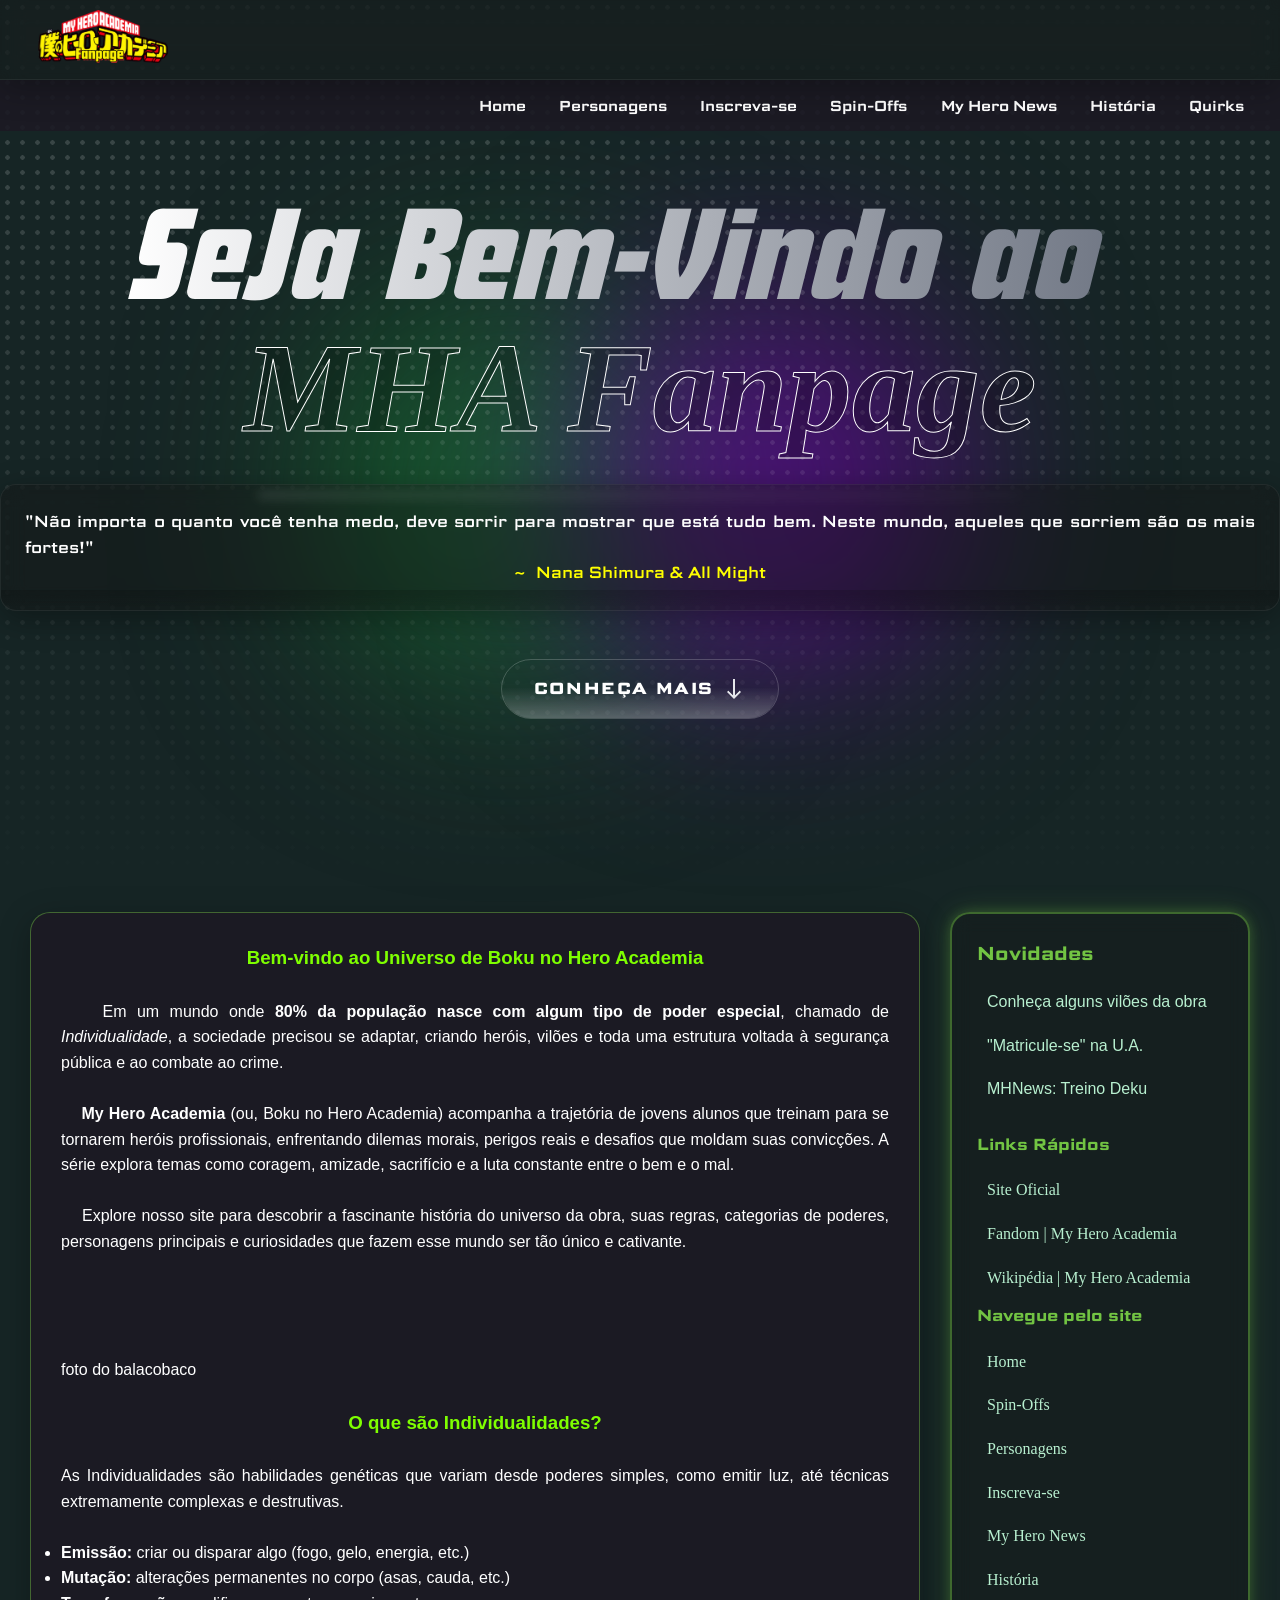
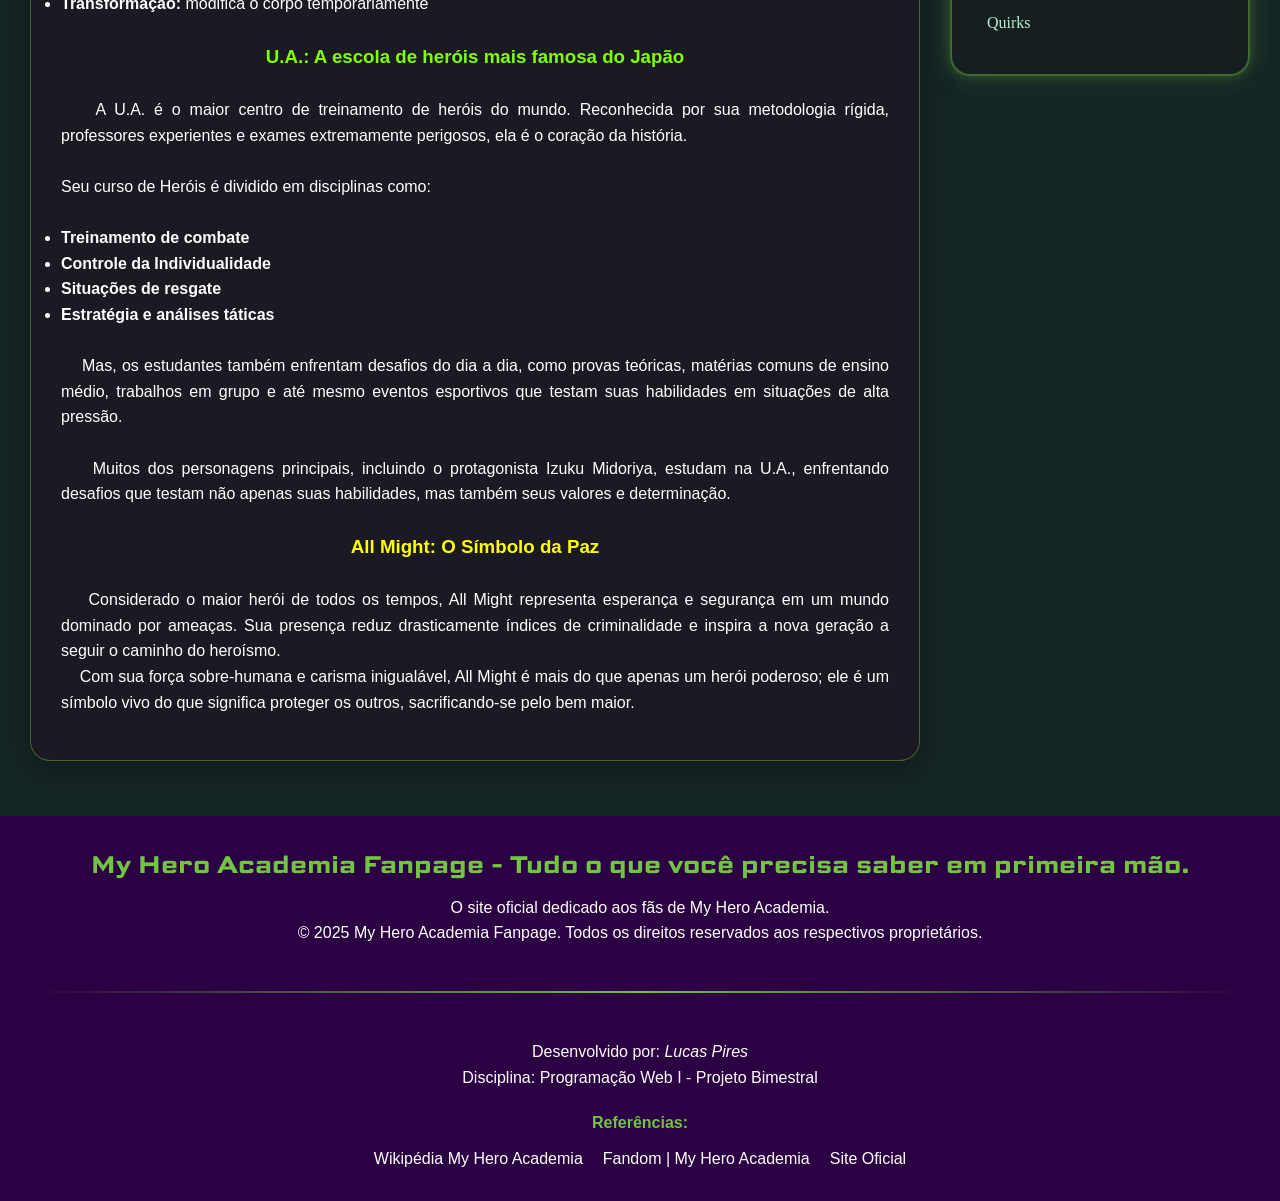
<file: index.html>
<!DOCTYPE html>
<html lang="pt-br">

<head>
    <meta charset="UTF-8">
    <meta name="viewport" content="width=device-width, initial-scale=1.0">
    <meta name="author" content="Lucas Pires">
    <meta name="description"
        content="Fanpage dedicada a My Hero Academia (Boku no Hero Academia), explorando personagens, história, quirks e muito mais!">
    <meta name="keywords"
        content="My Hero Academia, Boku no Hero Academia, MHA, MHA Fanpage, My Hero Academia Fanpage, Deku, Bakugou, Personagens, História, Quirks, U.A., Herois, Vilões, Anime, Mangá, Fanpage">
    <meta name="robots" content="index, follow">

    <title> Boku no Hero Fanpage | Home </title>
    <link rel="stylesheet" href="style.css">
    <link rel="shortcut icon" href="imagens/ico/ua.ico" type="image/x-icon">
    <audio id="bgm" preload="none"> <!-- BGM -->
    <source src="som/tema-01.mp3" type="audio/mpeg">
    </audio>
</head>

<body>

    <div class="container-header-nav">
        <header class="header-opacidade">
            <a href="index.html">
                <img src="imagens/logo.png" alt="Logo de Boku No Hero Academia" class="logo">
            </a>
        </header>

        <nav class="navbar">
            <ul class="nav-list">
                <li><a href="index.html" class="nav-link" title="Acesse a página inicial.">Home</a></li>
                <li><a href="paginas/personagens/personagens.html" class="nav-link"
                        title="Conheça os personagens de Boku No Hero Academia.">Personagens</a></li>
                <li><a href="paginas/inscricao/inscricao.html" class="nav-link"
                        title="Inscreva-se no Fan Clube de Boku No Hero Academia e realize sua matrícula na U.A.">Inscreva-se</a></li>
                <li><a href="paginas/spin-offs/spin-offs.html" class="nav-link"
                        title="Descubra todos os Spin-Offs de Boku No Hero Academia.">Spin-Offs</a></li>
                <li><a href="paginas/mhn/my-hero-news.html" class="nav-link" title="Página noticiária que se passa no universo da obra.">My Hero News</a></li>
                <li><a href="paginas/historia/historia.html" class="nav-link" title="Descubra a história de Boku No Hero Academia.">História</a></li>
                <li><a href="paginas/quirks/quirks.html" class="nav-link" title="Conheça os Quirks, os poderes especiais de Boku No Hero Academia.">Quirks</a></li>
            </ul>
        </nav>
    </div>

    <!-- div para efeito -->
    <div id="bgdiv"></div>

    <!-- Elementos de fundo -->
    <article id="home" class="secao-heroi">
        <div class="sobreposicao-halftone"></div>
        <div class="sombra sombra-verde"></div>
        <div class="sombra sombra-roxa"></div>

        <div class="container text-center z-relativo">
            <h1 class="hero-title">
                <span class="gradient-text">SeJa Bem-Vindo ao &nbsp;</span>
                <span class="text-outline">MHA Fanpage</span>
            </h1>

            <div class="quote-box">
                <div class="painel-vidro quote-card">
                    <p style="text-align: justify;">
                        "Não importa o quanto você tenha medo, deve sorrir para mostrar que está tudo bem. Neste mundo,
                        aqueles que sorriem são os mais fortes!"
                    </p>
                    <p style="text-align: center; color: yellow;">
                        ~ &nbsp;Nana Shimura & All Might
                    </p>
                </div>
            </div>

            <div class="botao-container">
                <a href="#anexo" class="btn-primario">
                    <span class="btn-bg"></span>
                    <span class="btn-text">Conheça mais </span>
                    <img src="imagens/arrow.png" class="fas fa-arrow-down icon-arrow">
                </a>
            </div>
        </div>
    </article>

    <br><br><br><br><br><br>

    <div class="container-sidebar-article" id="anexo" style="margin-bottom: 55px;">
        <article class="article-content">
            <section class="intro-section">
                <h1 style="text-align: center; color: chartreuse;">Bem-vindo ao Universo de Boku no Hero Academia</h1>
                <br>
                <p>
                    &nbsp;&nbsp;&nbsp;&nbsp;Em um mundo onde <strong>80% da população nasce com algum tipo de poder
                        especial</strong>,
                    chamado de <em>Individualidade</em>, a sociedade precisou se adaptar, criando heróis,
                    vilões e toda uma estrutura voltada à segurança pública e ao combate ao crime.
                </p>
                <br>
                <p>
                    &nbsp;&nbsp;&nbsp;&nbsp;<strong>My Hero Academia</strong> (ou, Boku no Hero Academia) acompanha a
                    trajetória de jovens alunos que treinam
                    para se tornarem heróis profissionais, enfrentando dilemas morais, perigos reais e
                    desafios que moldam suas convicções. A série explora temas como coragem, amizade, sacrifício e a
                    luta constante entre o bem e o mal.
                </p>
                <br>
                <p>
                    &nbsp;&nbsp;&nbsp;&nbsp;Explore nosso site para descobrir a fascinante história do universo da obra,
                    suas regras,
                    categorias de poderes, personagens principais e curiosidades que fazem esse mundo ser
                    tão único e cativante.
                </p>

                <br><br><br><br>

                foto do balacobaco

                <h1 style="color: chartreuse; margin-top: 25px; text-align: center;">O que são Individualidades?</h1>
                <br>

                <p>
                    As Individualidades são habilidades genéticas que variam desde poderes simples,
                    como emitir luz, até técnicas extremamente complexas e destrutivas.
                </p>
                <br>

                <ul>
                    <li><strong>Emissão:</strong> criar ou disparar algo (fogo, gelo, energia, etc.)</li>
                    <li><strong>Mutação:</strong> alterações permanentes no corpo (asas, cauda, etc.)</li>
                    <li><strong>Transformação:</strong> modifica o corpo temporariamente</li>
                </ul>

                <h1 style="color: chartreuse; margin-top:25px; text-align: center;">U.A.: A escola de heróis mais famosa
                    do Japão</h1>
                <br>

                <p>
                    &nbsp;&nbsp;&nbsp;&nbsp;A U.A. é o maior centro de treinamento de heróis do mundo. Reconhecida por
                    sua
                    metodologia rígida, professores experientes e exames extremamente perigosos,
                    ela é o coração da história.
                </p>
                <br>

                <p>
                    Seu curso de Heróis é dividido em disciplinas como:
                </p>
                <br>

                <ul>
                    <li><b>Treinamento de combate</b></li>
                    <li><b>Controle da Individualidade</b></li>
                    <li><b>Situações de resgate</b></li>
                    <li><b>Estratégia e análises táticas</b></li>
                </ul>
                <br>

                <p>
                    &nbsp;&nbsp;&nbsp;&nbsp;Mas, os estudantes também enfrentam desafios do dia a dia, como provas
                    teóricas, matérias comuns de ensino médio,
                    trabalhos em grupo e até mesmo eventos esportivos que testam suas habilidades em situações de alta
                    pressão.
                </p>
                <br>

                <p>
                    &nbsp;&nbsp;&nbsp;&nbsp;Muitos dos personagens principais, incluindo o protagonista Izuku Midoriya,
                    estudam na U.A., enfrentando desafios que testam não apenas suas habilidades,
                    mas também seus valores e determinação.
                </p>

                <h1 style="color: yellow; text-align: center; margin-top: 25px;">All Might: O Símbolo da Paz</h1>
                <br>

                <p>
                    &nbsp;&nbsp;&nbsp;&nbsp;Considerado o maior herói de todos os tempos, All Might representa esperança
                    e segurança em um mundo dominado por ameaças. Sua presença reduz drasticamente
                    índices de criminalidade e inspira a nova geração a seguir o caminho do heroísmo.
                </p>

                <p style="margin-bottom: 15px;">
                    &nbsp;&nbsp;&nbsp;&nbsp;Com sua força sobre-humana e carisma inigualável, All Might é mais do que
                    apenas um herói poderoso; ele é um símbolo vivo do que significa proteger os outros,
                    sacrificando-se pelo bem maior.
                </p>
            </section>
        </article>

        <aside class="sidebar">
            <div class="sidebar-content energia-vidro">
                <h3>Novidades</h3>
                <ul class="sidebar-list">
                    <li><a href="paginas/personagens/personagens.html#viloes" class="sidebar-link">Conheça alguns vilões da obra</a></li>
                    <li><a href="paginas/inscricao/inscricao.html#inscricao-ua" class="sidebar-link">"Matricule-se" na U.A.</a></li>
                    <li><a href="paginas/mhn/my-hero-news.html#deku-destaque" class="sidebar-link">MHNews: Treino Deku</a></li>
                </ul>

                <div class="links-rapidos">
                    <h4>Links Rápidos</h4>
                    <ul>
                        <li><a href="https://heroaca.com/" target="_blank" class="sidebar-link">Site Oficial</a></li>
                        <li><a href="https://myheroacademia.fandom.com/wiki/My_Hero_Academia_Wiki" target="_blank"
                                class="sidebar-link">Fandom | My Hero Academia</a></li>
                        <li><a href="https://pt.wikipedia.org/wiki/My_Hero_Academia" target="_blank"
                                class="sidebar-link">Wikipédia | My Hero Academia</a></li>
                    </ul>
                </div>

                <div class="links-rapidos">
                    <h4>Navegue pelo site</h4>
                    <ul>
                        <li><a href="index.html" class="sidebar-link">Home</a></li>
                        <li><a href="paginas/spin-offs/spin-offs.html" class="sidebar-link">Spin-Offs</a></li>
                        <li><a href="paginas/personagens/personagens.html" class="sidebar-link">Personagens</a></li>
                        <li><a href="paginas/inscricao/inscricao.html" class="sidebar-link">Inscreva-se</a></li>
                        <li><a href="paginas/mhn/my-hero-news.html" class="sidebar-link">My Hero News</a></li>
                        <li><a href="paginas/historia/historia.html" class="sidebar-link">História</a></li>
                        <li><a href="paginas/quirks/quirks.html" class="sidebar-link">Quirks</a></li>
                    </ul>
                </div>
            </div>
        </aside>
    </div>

    <footer>
        <div class="footer-content">
            <div class="footer-info">
                <h2>My Hero Academia Fanpage - Tudo o que você precisa saber em primeira mão.</h2>
                <p>O site oficial dedicado aos fãs de My Hero Academia.</p>
                <p>&copy; 2025 My Hero Academia Fanpage. Todos os direitos reservados aos respectivos proprietários.</p>
                <br>
                <hr>
                <br>
                <p>Desenvolvido por: <i>Lucas Pires</i> </p>
                <p>Disciplina: Programação Web I - Projeto Bimestral</p>

                <div class="footer-links">
                    <h4>Referências:</h4>
                    <ul>
                        <li><a href="https://pt.wikipedia.org/wiki/My_Hero_Academia" target="_blank">Wikipédia My Hero
                                Academia</a></li>
                        <li><a href="https://myheroacademia.fandom.com/wiki/My_Hero_Academia_Wiki"
                                target="_blank">Fandom | My Hero Academia </a></li>
                        <li><a href="https://heroaca.com/" target="_blank">Site Oficial</a></li>
                    </ul>
                </div>
            </div>
        </div>
    </footer>

    <script src="audio.js"></script> <!-- Script para BGM -->
</body>

</html>
</file>
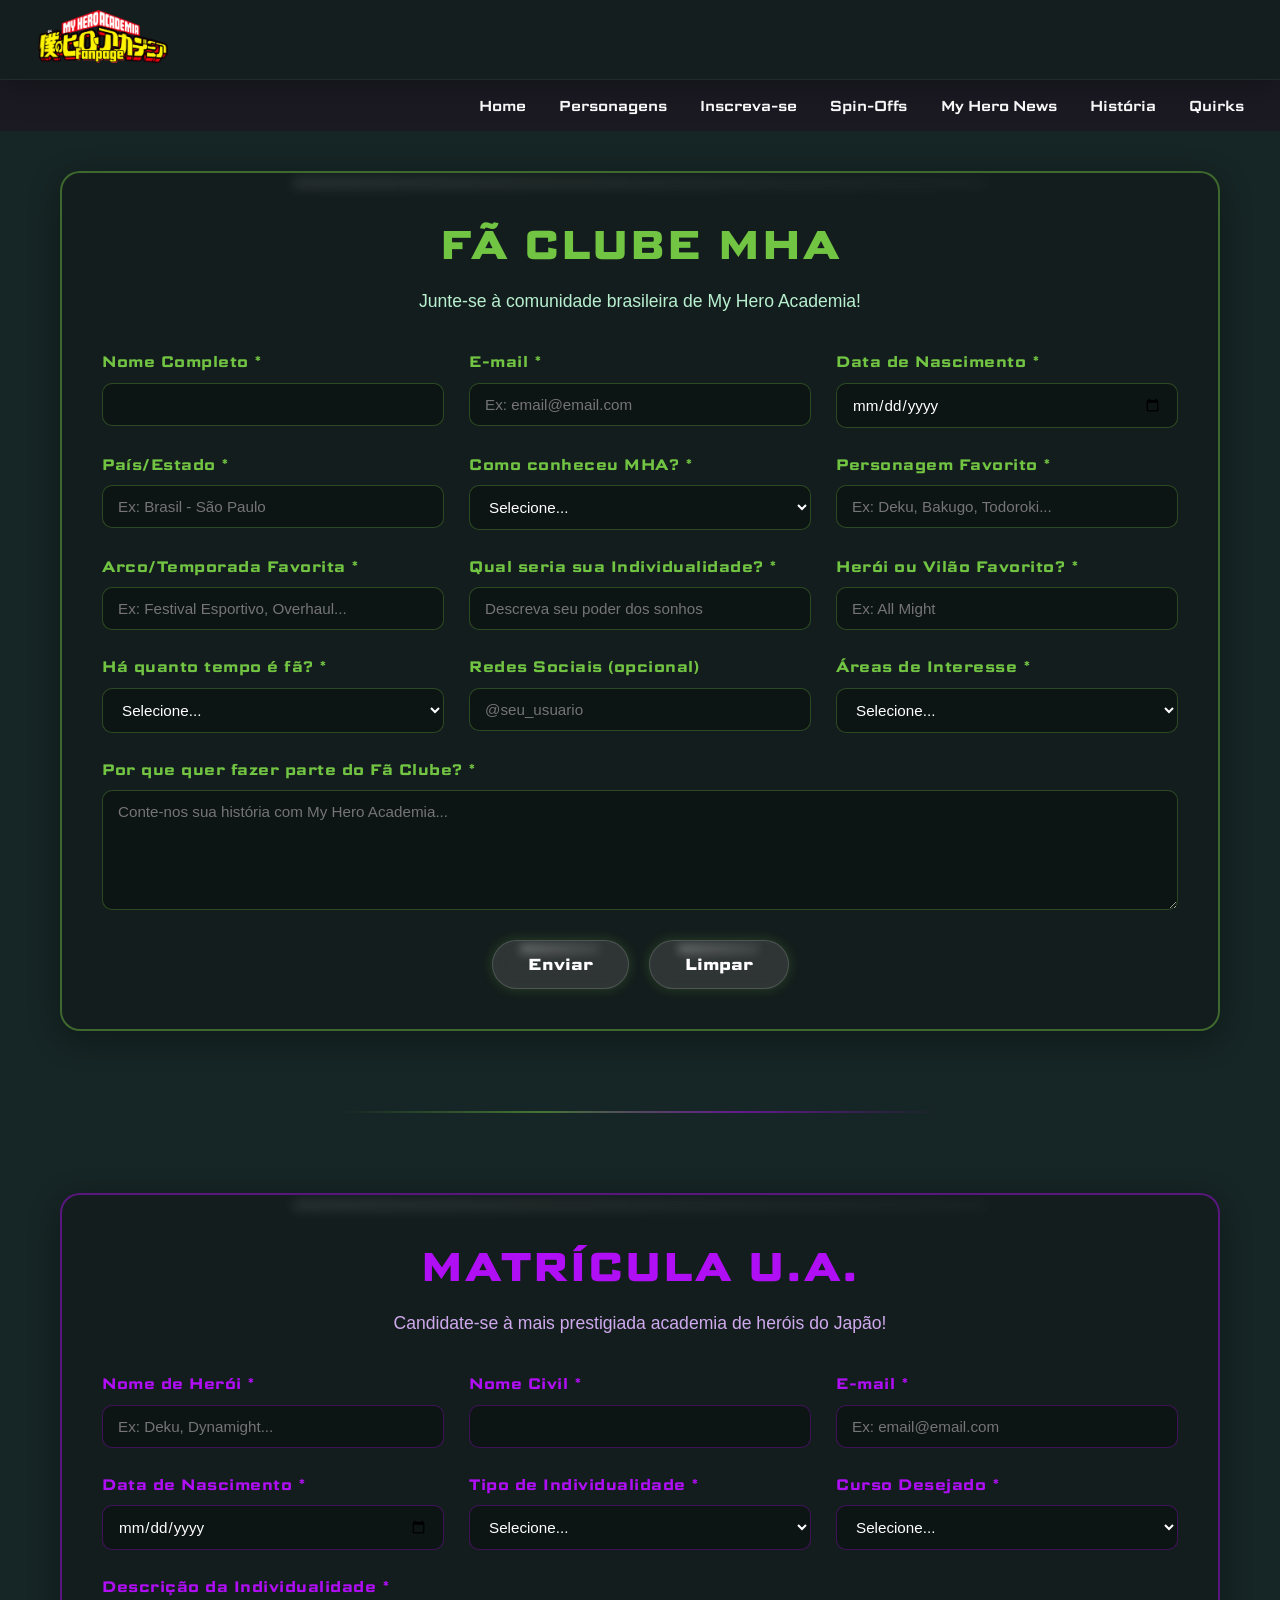
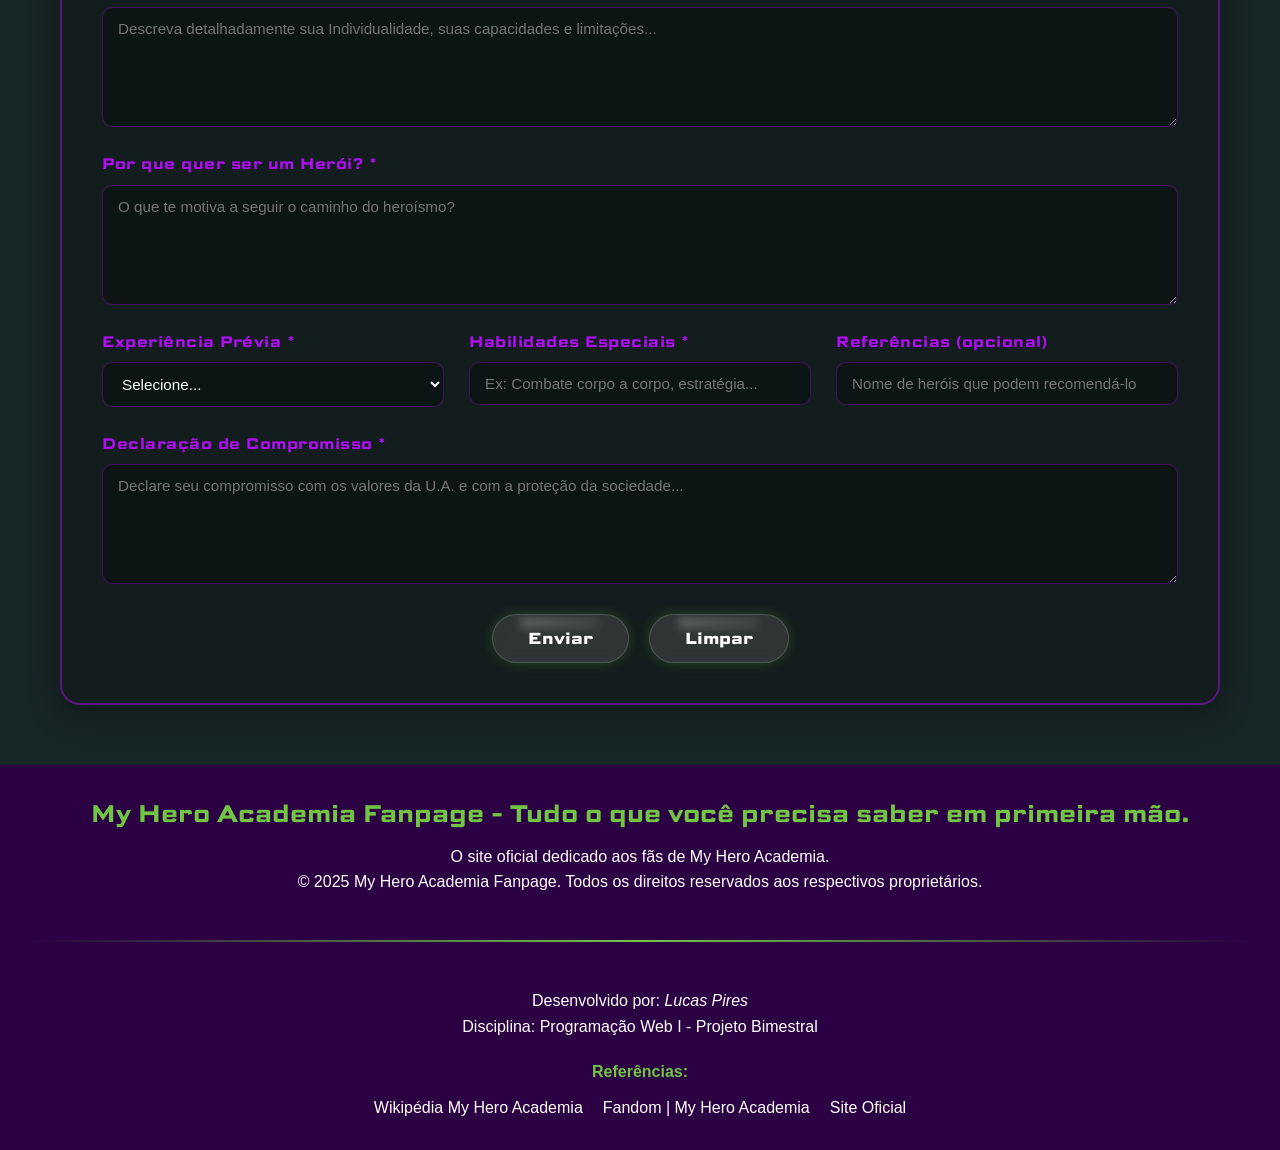
<file: paginas/inscricao/inscricao.html>
<!DOCTYPE html>
<html lang="pt-br">
<head>
    <meta charset="UTF-8">
    <meta name="viewport" content="width=device-width, initial-scale=1.0">
    <meta name="author" content="Lucas Pires">

    <title> Boku no Hero Fanpage | Fanclub Inscrição </title>
    <link rel="stylesheet" href="../../style.css">
    <link rel="stylesheet" href="../../css/inscricao.css">
    <link rel="shortcut icon" href="../../imagens/ico/ua.ico" type="image/x-icon">
</head>

<body>
    <div class="container-header-nav">
        <header class="header-opacidade">
            <a href="../../index.html">
                <img src="../../imagens/logo.png" alt="Logo de Boku No Hero Academia" class="logo">
            </a>
        </header>

        <nav class="navbar">
            <ul class="nav-list">
                <li><a href="../../index.html" class="nav-link" title="Acesse a página inicial.">Home</a></li>
                <li><a href="../personagens/personagens.html" class="nav-link" title="Conheça os personagens de Boku No Hero Academia.">Personagens</a></li>
                <li><a href="inscricao.html" class="nav-link" title="Inscreva-se no Fan Clube de Boku No Hero Academia e realize sua matrícula na U.A.">Inscreva-se</a></li>
                <li><a href="../spin-offs/spin-offs.html" class="nav-link" title="Descubra todos os Spin-Offs de Boku No Hero Academia.">Spin-Offs</a></li>
                <li><a href="../mhn/my-hero-news.html" class="nav-link" title="Página noticiária que se passa no universo da obra.">My Hero News</a></li>
                <li><a href="../historia/historia.html" class="nav-link" title="Descubra a história de Boku No Hero Academia.">História</a></li>
                <li><a href="../quirks/quirks.html" class="nav-link" title="Conheça os Quirks, os poderes especiais de Boku No Hero Academia.">Quirks</a></li>
            </ul>
        </nav>
    </div>

 <div class="forms-container">
        <!-- FORMULÁRIO FÃ CLUBE -->
        <form class="form-card" action="mailto:lucas.felipe.pires1ds@gmail.com" method="post">
            <input type="hidden" name="_subject" value="Nova Inscrição - Fã Clube MHA">
            <input type="hidden" name="_captcha" value="false">
            <input type="hidden" name="_template" value="table">
            
            <h2 class="form-title">Fã Clube MHA</h2>
            <p class="form-subtitle">Junte-se à comunidade brasileira de My Hero Academia!</p>

            <div class="form-grid">
                <div class="form-group">
                    <label class="form-label" for="fc-nome">Nome Completo *</label>
                    <input type="text" id="fc-nome" name="Nome Completo" class="form-input" required>
                </div>

                <div class="form-group">
                    <label class="form-label" for="fc-email">E-mail *</label>
                    <input type="email" id="fc-email" name="Email" class="form-input" placeholder="Ex: email@email.com" required>
                </div>

                <div class="form-group">
                    <label class="form-label" for="fc-nascimento">Data de Nascimento *</label>
                    <input type="date" id="fc-nascimento" name="Data de Nascimento" class="form-input" required>
                </div>

                <div class="form-group">
                    <label class="form-label" for="fc-pais">País/Estado *</label>
                    <input type="text" id="fc-pais" name="País/Estado" class="form-input" placeholder="Ex: Brasil - São Paulo" required>
                </div>

                <div class="form-group">
                    <label class="form-label" for="fc-conheceu">Como conheceu MHA? *</label>
                    <select id="fc-conheceu" name="Como Conheceu MHA" class="form-select" required>
                        <option value="">Selecione...</option>
                        <option value="Anime">Anime</option>
                        <option value="Mangá">Mangá</option>
                        <option value="Amigos">Indicação de Amigos</option>
                        <option value="Redes Sociais">Redes Sociais</option>
                        <option value="Outro">Outro</option>
                    </select>
                </div>

                <div class="form-group">
                    <label class="form-label" for="fc-personagem">Personagem Favorito *</label>
                    <input type="text" id="fc-personagem" name="Personagem Favorito" class="form-input" placeholder="Ex: Deku, Bakugo, Todoroki..." required>
                </div>

                <div class="form-group">
                    <label class="form-label" for="fc-arco">Arco/Temporada Favorita *</label>
                    <input type="text" id="fc-arco" name="Arco Favorito" class="form-input" placeholder="Ex: Festival Esportivo, Overhaul..." required>
                </div>

                <div class="form-group">
                    <label class="form-label" for="fc-individualidade">Qual seria sua Individualidade? *</label>
                    <input type="text" id="fc-individualidade" name="Sua Individualidade" class="form-input" placeholder="Descreva seu poder dos sonhos" required>
                </div>

                <div class="form-group">
                    <label class="form-label" for="fc-heroi-vilao">Herói ou Vilão Favorito? *</label>
                    <input type="text" id="fc-heroi-vilao" name="Herói ou Vilão Favorito" class="form-input" placeholder="Ex: All Might" required>
                </div>

                <div class="form-group">
                    <label class="form-label" for="fc-tempo">Há quanto tempo é fã? *</label>
                    <select id="fc-tempo" name="Tempo como Fã" class="form-select" required>
                        <option value="">Selecione...</option>
                        <option value="Menos de 1 ano">Menos de 1 ano</option>
                        <option value="1-2 anos">1-2 anos</option>
                        <option value="3-5 anos">3-5 anos</option>
                        <option value="Mais de 5 anos">Mais de 5 anos</option>
                        <option value="Desde o início">Desde o início</option>
                    </select>
                </div>

                <div class="form-group">
                    <label class="form-label" for="fc-redes">Redes Sociais (opcional)</label>
                    <input type="text" id="fc-redes" name="Redes Sociais" class="form-input" placeholder="@seu_usuario">
                </div>

                <div class="form-group">
                    <label class="form-label" for="fc-interesse">Áreas de Interesse *</label>
                    <select id="fc-interesse" name="Áreas de Interesse" class="form-select" required>
                        <option value="">Selecione...</option>
                        <option value="Discussões sobre episódios">Discussões sobre episódios</option>
                        <option value="Fan arts e criações">Fan arts e criações</option>
                        <option value="Cosplay">Cosplay</option>
                        <option value="Teorias e análises">Teorias e análises</option>
                        <option value="Todas as opções">Todas as opções</option>
                    </select>
                </div>

                <div class="form-group full-width">
                    <label class="form-label" for="fc-mensagem">Por que quer fazer parte do Fã Clube? *</label>
                    <textarea id="fc-mensagem" name="Motivacao" class="form-textarea" placeholder="Conte-nos sua história com My Hero Academia..." required></textarea>
                </div>
            </div>

            <div class="form-buttons">
                <button type="submit" class="btn-glass send">Enviar</button>
                <button type="reset" class="btn-glass reset">Limpar</button>
            </div>
        </form>

        <div class="divider"></div>

        <!-- FORMULÁRIO MATRÍCULA U.A. -->
        <form class="form-card ua-form" action="https://formsubmit.co/lucas.felipe.pires1ds@gmail.com" method="POST">
            <input type="hidden" name="_subject" value="Nova Matrícula - U.A. High School">
            <input type="hidden" name="_captcha" value="false">
            <input type="hidden" name="_template" value="table">
            
            <h2 class="form-title" id="inscricao-ua">Matrícula U.A.</h2>
            <p class="form-subtitle">Candidate-se à mais prestigiada academia de heróis do Japão!</p>

            <div class="form-grid">
                <div class="form-group">
                    <label class="form-label" for="ua-nome-heroi">Nome de Herói *</label>
                    <input type="text" id="ua-nome-heroi" name="Nome de Herói" class="form-input" placeholder="Ex: Deku, Dynamight..." required>
                </div>

                <div class="form-group">
                    <label class="form-label" for="ua-nome-civil">Nome Civil *</label>
                    <input type="text" id="ua-nome-civil" name="Nome Civil" class="form-input" required>
                </div>

                <div class="form-group">
                    <label class="form-label" for="ua-email">E-mail *</label>
                    <input type="email" id="ua-email" name="Email" class="form-input" placeholder="Ex: email@email.com" required>
                </div>

                <div class="form-group">
                    <label class="form-label" for="ua-nascimento">Data de Nascimento *</label>
                    <input type="date" id="ua-nascimento" name="Data de Nascimento" class="form-input" required>
                </div>

                <div class="form-group">
                    <label class="form-label" for="ua-tipo-quirk">Tipo de Individualidade *</label>
                    <select id="ua-tipo-quirk" name="Tipo de Individualidade" class="form-select" required>
                        <option value="">Selecione...</option>
                        <option value="Emissão">Emissão</option>
                        <option value="Transformação">Transformação</option>
                        <option value="Mutação">Mutação</option>
                        <option value="Acumulação">Acumulação</option>
                    </select>
                </div>

                <div class="form-group">
                    <label class="form-label" for="ua-curso">Curso Desejado *</label>
                    <select id="ua-curso" name="Curso Desejado" class="form-select" required>
                        <option value="">Selecione...</option>
                        <option value="Departamento de Heróis">Departamento de Heróis</option>
                        <option value="Departamento de Educação Geral">Departamento de Educação Geral</option>
                        <option value="Departamento de Suporte">Departamento de Suporte</option>
                        <option value="Departamento de Administração">Departamento de Administração</option>
                    </select>
                </div>

                <div class="form-group full-width">
                    <label class="form-label" for="ua-quirk-desc">Descrição da Individualidade *</label>
                    <textarea id="ua-quirk-desc" name="Descrição da Individualidade" class="form-textarea" placeholder="Descreva detalhadamente sua Individualidade, suas capacidades e limitações..." required></textarea>
                </div>

                <div class="form-group full-width">
                    <label class="form-label" for="ua-motivacao">Por que quer ser um Herói? *</label>
                    <textarea id="ua-motivacao" name="Motivação para ser Herói" class="form-textarea" placeholder="O que te motiva a seguir o caminho do heroísmo?" required></textarea>
                </div>

                <div class="form-group">
                    <label class="form-label" for="ua-experiencia">Experiência Prévia *</label>
                    <select id="ua-experiencia" name="Experiência Prévia" class="form-select" required>
                        <option value="">Selecione...</option>
                        <option value="Nenhuma">Nenhuma</option>
                        <option value="Treinamento básico">Treinamento básico</option>
                        <option value="Algumas situações reais">Algumas situações reais</option>
                        <option value="Experiência moderada">Experiência moderada</option>
                    </select>
                </div>

                <div class="form-group">
                    <label class="form-label" for="ua-habilidades">Habilidades Especiais *</label>
                    <input type="text" id="ua-habilidades" name="Habilidades Especiais" class="form-input" placeholder="Ex: Combate corpo a corpo, estratégia..." required>
                </div>

                <div class="form-group">
                    <label class="form-label" for="ua-referencias">Referências (opcional)</label>
                    <input type="text" id="ua-referencias" name="Referências" class="form-input" placeholder="Nome de heróis que podem recomendá-lo">
                </div>

                <div class="form-group full-width">
                    <label class="form-label" for="ua-compromisso">Declaração de Compromisso *</label>
                    <textarea id="ua-compromisso" name="Declaração de Compromisso" class="form-textarea" placeholder="Declare seu compromisso com os valores da U.A. e com a proteção da sociedade..." required></textarea>
                </div>
            </div>

            <div class="form-buttons">
                <button type="submit" class="btn-glass send">Enviar</button>
                <button type="reset" class="btn-glass reset">Limpar</button>
            </div>
        </form>
    </div>

    <footer>
        <div class="footer-content">
            <div class="footer-info">
                <h2>My Hero Academia Fanpage - Tudo o que você precisa saber em primeira mão.</h2>
                <p>O site oficial dedicado aos fãs de My Hero Academia.</p>
                <p>&copy; 2025 My Hero Academia Fanpage. Todos os direitos reservados aos respectivos proprietários.</p>
                <br>
                <hr>
                <br>
                <p>Desenvolvido por: <i>Lucas Pires</i> </p>
                <p>Disciplina: Programação Web I - Projeto Bimestral</p>

                <div class="footer-links">
                    <h4>Referências:</h4>
                    <ul>
                        <li><a href="https://pt.wikipedia.org/wiki/My_Hero_Academia" target="_blank">Wikipédia My Hero
                                Academia</a></li>
                        <li><a href="https://myheroacademia.fandom.com/wiki/My_Hero_Academia_Wiki"
                                target="_blank">Fandom | My Hero Academia </a></li>
                        <li><a href="https://heroaca.com/" target="_blank">Site Oficial</a></li>
                    </ul>
                </div>
            </div>
        </div>
    </footer>
</body>
</html>
</file>
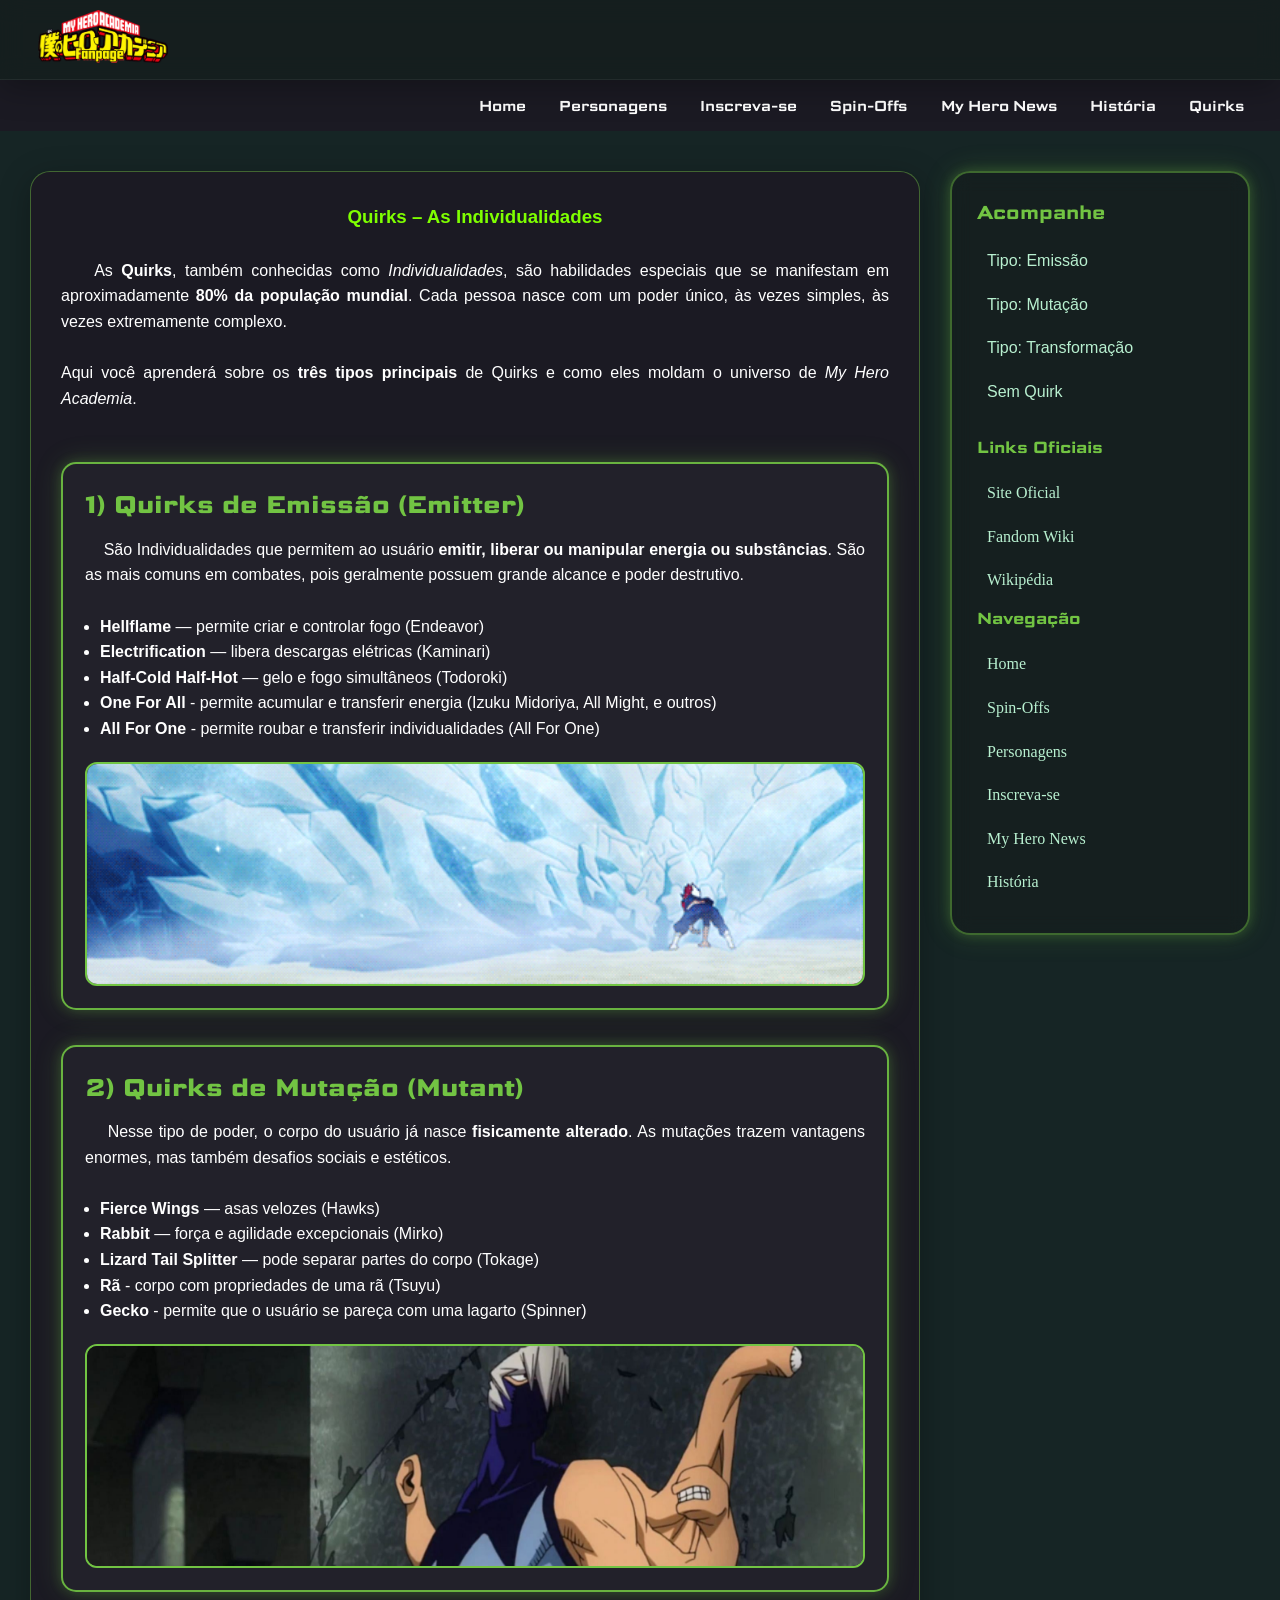
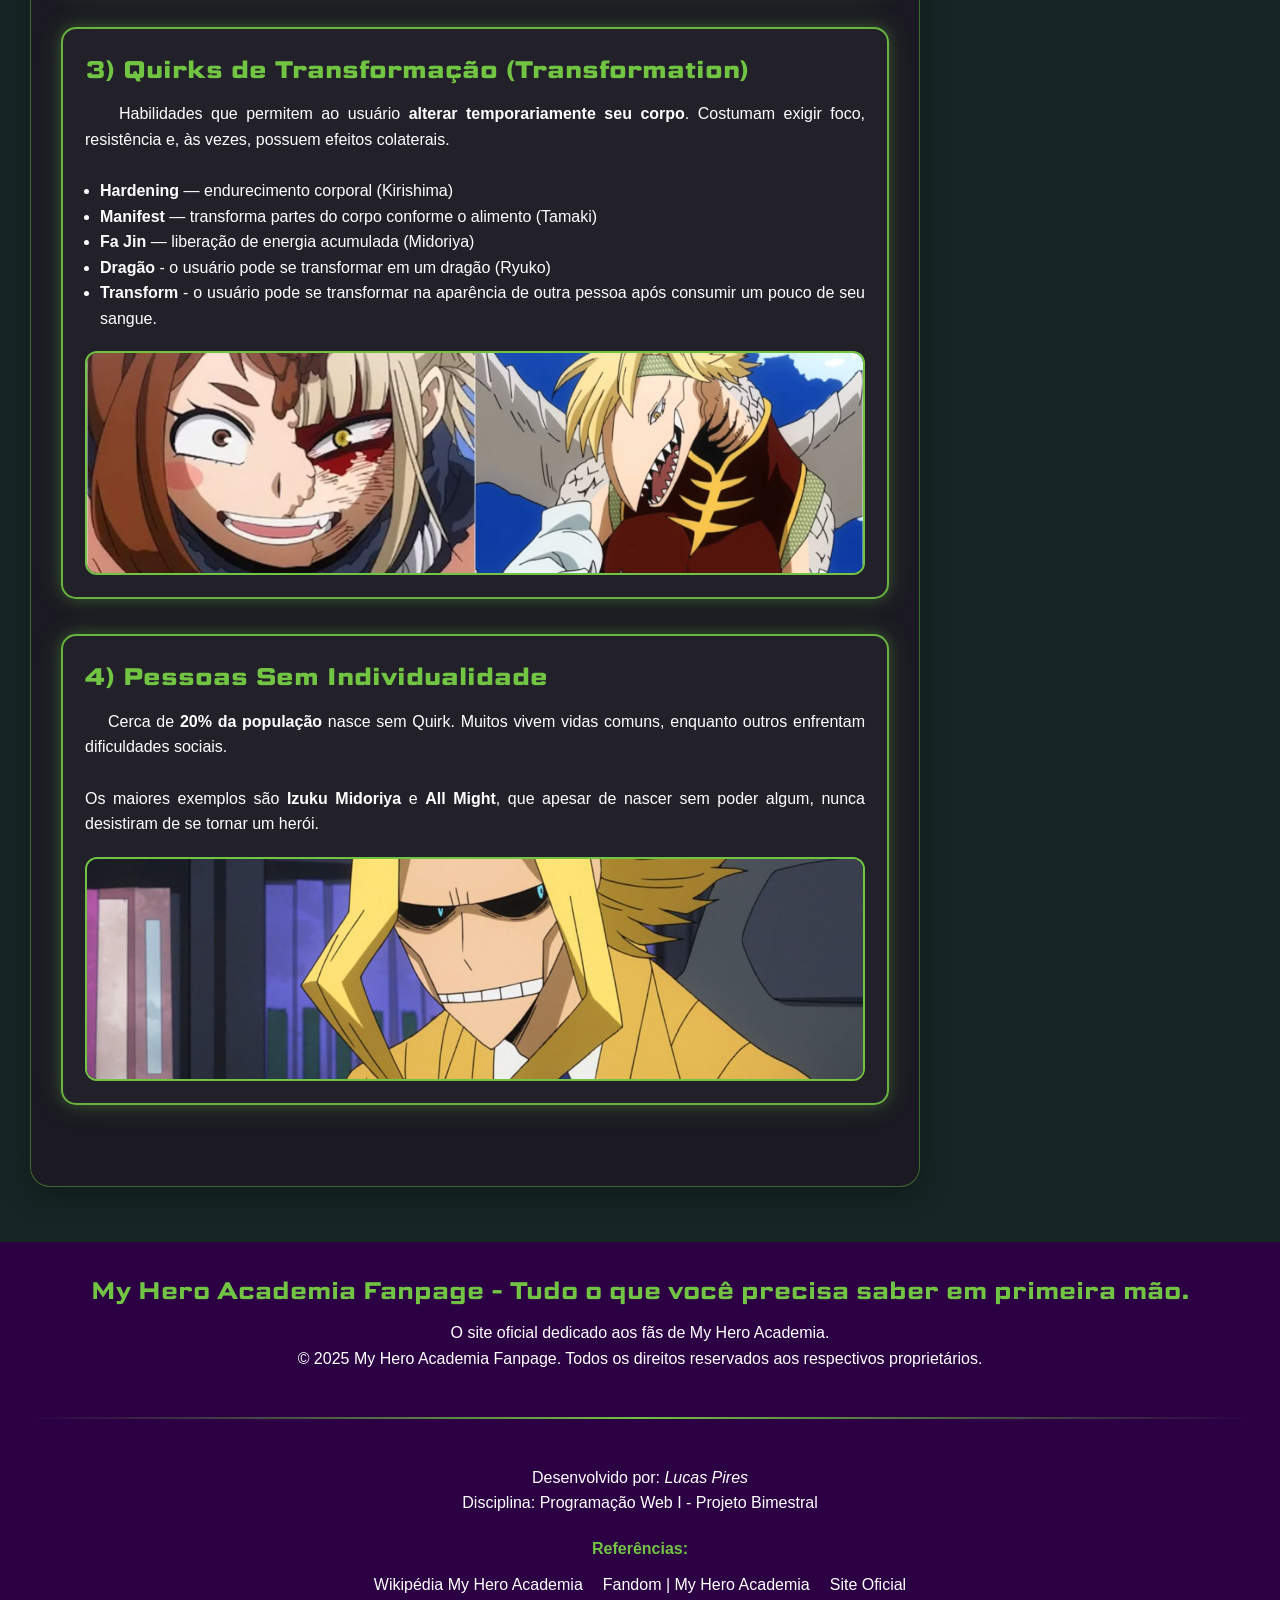
<file: paginas/quirks/quirks.html>
<!DOCTYPE html>
<html lang="pt-br">

<head>
    <meta charset="UTF-8">
    <meta name="viewport" content="width=device-width, initial-scale=1.0">
    <meta name="author" content="Lucas Pires">

    <title>Boku no Hero Fanpage | Quirks</title>
    <link rel="stylesheet" href="../../style.css">
    <link rel="stylesheet" href="../../css/quirks.css">
    <link rel="shortcut icon" href="../../imagens/ico/ua.ico" type="image/x-icon">
</head>

<body>
    <!-- HEADER + NAV -->
    <div class="container-header-nav">
        <header class="header-opacidade">
            <a href="../../index.html">
                <img src="../../imagens/logo.png" alt="Logo de Boku No Hero Academia" class="logo">
            </a>
        </header>

        <nav class="navbar">
            <ul class="nav-list">
                <li><a href="../../index.html" class="nav-link">Home</a></li>
                <li><a href="../personagens/personagens.html" class="nav-link">Personagens</a></li>
                <li><a href="../inscricao/inscricao.html" class="nav-link">Inscreva-se</a></li>
                <li><a href="../spin-offs/spin-offs.html" class="nav-link">Spin-Offs</a></li>
                <li><a href="../mhn/my-hero-news.html" class="nav-link">My Hero News</a></li>
                <li><a href="../historia/historia.html" class="nav-link">História</a></li>
                <li><a href="quirks.html" class="nav-link">Quirks</a></li>
            </ul>
        </nav>
    </div>

    <!-- CONTEÚDO COM SIDEBAR -->
    <div class="container-sidebar-article" id="anexo" style="margin-bottom:55px;">

        <!-- ARTIGO PRINCIPAL -->
        <article class="article-content">

            <section class="intro-section">

                <h1 style="text-align: center; color: chartreuse;">Quirks – As Individualidades</h1>
                <br>

                <p>
                    &nbsp;&nbsp;&nbsp;&nbsp;As <strong>Quirks</strong>, também conhecidas como
                    <em>Individualidades</em>, são habilidades
                    especiais que se manifestam em
                    aproximadamente <strong>80% da população mundial</strong>. Cada pessoa nasce com um poder único, às
                    vezes simples,
                    às vezes extremamente complexo.
                </p>
                <br>

                <p>
                    Aqui você aprenderá sobre os <strong>três tipos principais</strong> de Quirks e como eles moldam o
                    universo de
                    <em>My Hero Academia</em>.
                </p>

                <br><br>

                <div class="quirk-container">

                    <!-- 1 — EMISSION BOX -->
                    <div class="quirk-box" id="quirk-emission">
                        <h2 class="quirk-title">1) Quirks de Emissão (Emitter)</h2>

                        <p>
                            &nbsp;&nbsp;&nbsp;&nbsp;São Individualidades que permitem ao usuário <strong>emitir, liberar
                                ou manipular energia ou
                                substâncias</strong>.
                            São as mais comuns em combates, pois geralmente possuem grande alcance e poder destrutivo.
                        </p>
                        <br>

                        <ul style="margin-left: 15px;">
                            <li><b>Hellflame</b> — permite criar e controlar fogo (Endeavor)</li>
                            <li><b>Electrification</b> — libera descargas elétricas (Kaminari)</li>
                            <li><b>Half-Cold Half-Hot</b> — gelo e fogo simultâneos (Todoroki)</li>
                            <li><b>One For All</b> - permite acumular e transferir energia (Izuku Midoriya, All Might, e outros)</li>
                            <li><b>All For One</b> - permite roubar e transferir individualidades (All For One)</li>
                        </ul>

                        <!-- IMAGEM Emissão -->
                        <div class="quirk-img-box">
                            <img src="../../imagens/quirks/emissao.gif"
                                alt="Exemplo de quirk de emissão">
                        </div>
                    </div>

                    <!-- 2 — MUTANT BOX -->
                    <div class="quirk-box" id="quirk-mutant">
                        <h2 class="quirk-title">2) Quirks de Mutação (Mutant)</h2>

                        <p>
                            &nbsp;&nbsp;&nbsp;&nbsp;Nesse tipo de poder, o corpo do usuário já nasce <strong>fisicamente
                                alterado</strong>.
                            As mutações trazem vantagens enormes, mas também desafios sociais e estéticos.
                        </p>
                        <br>

                        <ul style="margin-left: 15px;">
                            <li><b>Fierce Wings</b> — asas velozes (Hawks)</li>
                            <li><b>Rabbit</b> — força e agilidade excepcionais (Mirko)</li>
                            <li><b>Lizard Tail Splitter</b> — pode separar partes do corpo (Tokage)</li>
                            <li><b>Rã</b> - corpo com propriedades de uma rã (Tsuyu)</li>
                            <li><b>Gecko</b> - permite que o usuário se pareça com uma lagarto (Spinner)</li>
                        </ul>

                        <!-- IMAGEM Mutante -->
                        <div class="quirk-img-box">
                            <img src="../../imagens/quirks/mutante.jpg"
                                alt="Exemplo de quirk de emissão">
                        </div>
                    </div>

                    <!-- 3 — TRANSFORMATION BOX -->
                    <div class="quirk-box" id="quirk-transformation">
                        <h2 class="quirk-title">3) Quirks de Transformação (Transformation)</h2>

                        <p>
                            &nbsp;&nbsp;&nbsp;&nbsp;Habilidades que permitem ao usuário <strong>alterar temporariamente
                                seu corpo</strong>.
                            Costumam exigir foco, resistência e, às vezes, possuem efeitos colaterais.
                        </p>
                        <br>

                        <ul style="margin-left: 15px;">
                            <li><b>Hardening</b> — endurecimento corporal (Kirishima)</li>
                            <li><b>Manifest</b> — transforma partes do corpo conforme o alimento (Tamaki)</li>
                            <li><b>Fa Jin</b> — liberação de energia acumulada (Midoriya)</li>
                            <li><b>Dragão</b> - o usuário pode se transformar em um dragão (Ryuko)</li>
                            <li><b>Transform</b> - o usuário pode se transformar na aparência de outra pessoa após consumir um pouco de seu sangue. </li>
                        </ul>
                        <!-- IMAGEM Mutante -->
                        <div class="quirk-img-box">
                            <img src="../../imagens/quirks/transformacao.png"
                                alt="Exemplo de quirk de emissão">
                        </div>


                    </div>

                    <!-- 4 — SEM QUIRK BOX -->
                    <div class="quirk-box" id="quirk-sem">
                        <h2 class="quirk-title">4) Pessoas Sem Individualidade</h2>

                        <p>
                            &nbsp;&nbsp;&nbsp;&nbsp;Cerca de <strong>20% da população</strong> nasce sem Quirk.
                            Muitos vivem vidas comuns, enquanto outros enfrentam dificuldades sociais.
                        </p>
                        <br>

                        <p>
                            Os maiores exemplos são <strong>Izuku Midoriya</strong> e <strong>All Might</strong>, que apesar de nascer sem poder algum,
                            nunca desistiram de
                            se tornar um herói.
                        </p>

                        <!-- IMAGEM sem quirk -->
                        <div class="quirk-img-box">
                            <img src="../../imagens/quirks/sem-poder.jpg"
                                alt="Exemplo de quirk de emissão">
                        </div>
                    </div>
                </div> <!-- fim da quirk-container -->
                <br><br>
            </section>
        </article>

        <!-- ASIDE -->
        <aside class="sidebar">
            <div class="sidebar-content energia-vidro">

                <h3>Acompanhe</h3>
                <ul class="sidebar-list">
                    <li><a href="#quirk-emission" class="sidebar-link">Tipo: Emissão</a></li>
                    <li><a href="#quirk-mutant" class="sidebar-link">Tipo: Mutação</a></li>
                    <li><a href="#quirk-transformation" class="sidebar-link">Tipo: Transformação</a></li>
                    <li><a href="#quirk-sem" class="sidebar-link">Sem Quirk</a></li>
                </ul>

                <div class="links-rapidos">
                    <h4>Links Oficiais</h4>
                    <ul>
                        <li><a href="https://heroaca.com/" target="_blank" class="sidebar-link">Site Oficial</a></li>
                        <li><a href="https://myheroacademia.fandom.com/wiki/My_Hero_Academia_Wiki" target="_blank"
                                class="sidebar-link">Fandom Wiki</a></li>
                        <li><a href="https://pt.wikipedia.org/wiki/My_Hero_Academia" target="_blank"
                                class="sidebar-link">Wikipédia</a></li>
                    </ul>
                </div>

                <div class="links-rapidos">
                    <h4>Navegação</h4>
                    <ul>
                        <li><a href="../../index.html" class="sidebar-link">Home</a></li>
                        <li><a href="../spin-offs/spin-offs.html" class="sidebar-link">Spin-Offs</a></li>
                        <li><a href="../personagens/personagens.html" class="sidebar-link">Personagens</a></li>
                        <li><a href="../inscricao/inscricao.html" class="sidebar-link">Inscreva-se</a></li>
                        <li><a href="../mhn/my-hero-news.html" class="sidebar-link">My Hero News</a></li>
                        <li><a href="../historia/historia.html" class="sidebar-link">História</a></li>
                    </ul>
                </div>

            </div>
        </aside>

    </div>

    <!-- FOOTER -->
    <footer>
        <div class="footer-content">
            <div class="footer-info">
                <h2>My Hero Academia Fanpage - Tudo o que você precisa saber em primeira mão.</h2>
                <p>O site oficial dedicado aos fãs de My Hero Academia.</p>
                <p>&copy; 2025 My Hero Academia Fanpage. Todos os direitos reservados aos respectivos proprietários.</p>
                <br>
                <hr>
                <br>
                <p>Desenvolvido por: <i>Lucas Pires</i> </p>
                <p>Disciplina: Programação Web I - Projeto Bimestral</p>

                <div class="footer-links">
                    <h4>Referências:</h4>
                    <ul>
                        <li><a href="https://pt.wikipedia.org/wiki/My_Hero_Academia" target="_blank">Wikipédia My Hero
                                Academia</a></li>
                        <li><a href="https://myheroacademia.fandom.com/wiki/My_Hero_Academia_Wiki"
                                target="_blank">Fandom | My Hero Academia </a></li>
                        <li><a href="https://heroaca.com/" target="_blank">Site Oficial</a></li>
                    </ul>
                </div>
            </div>
        </div>
    </footer>

</body>

</html>
</file>
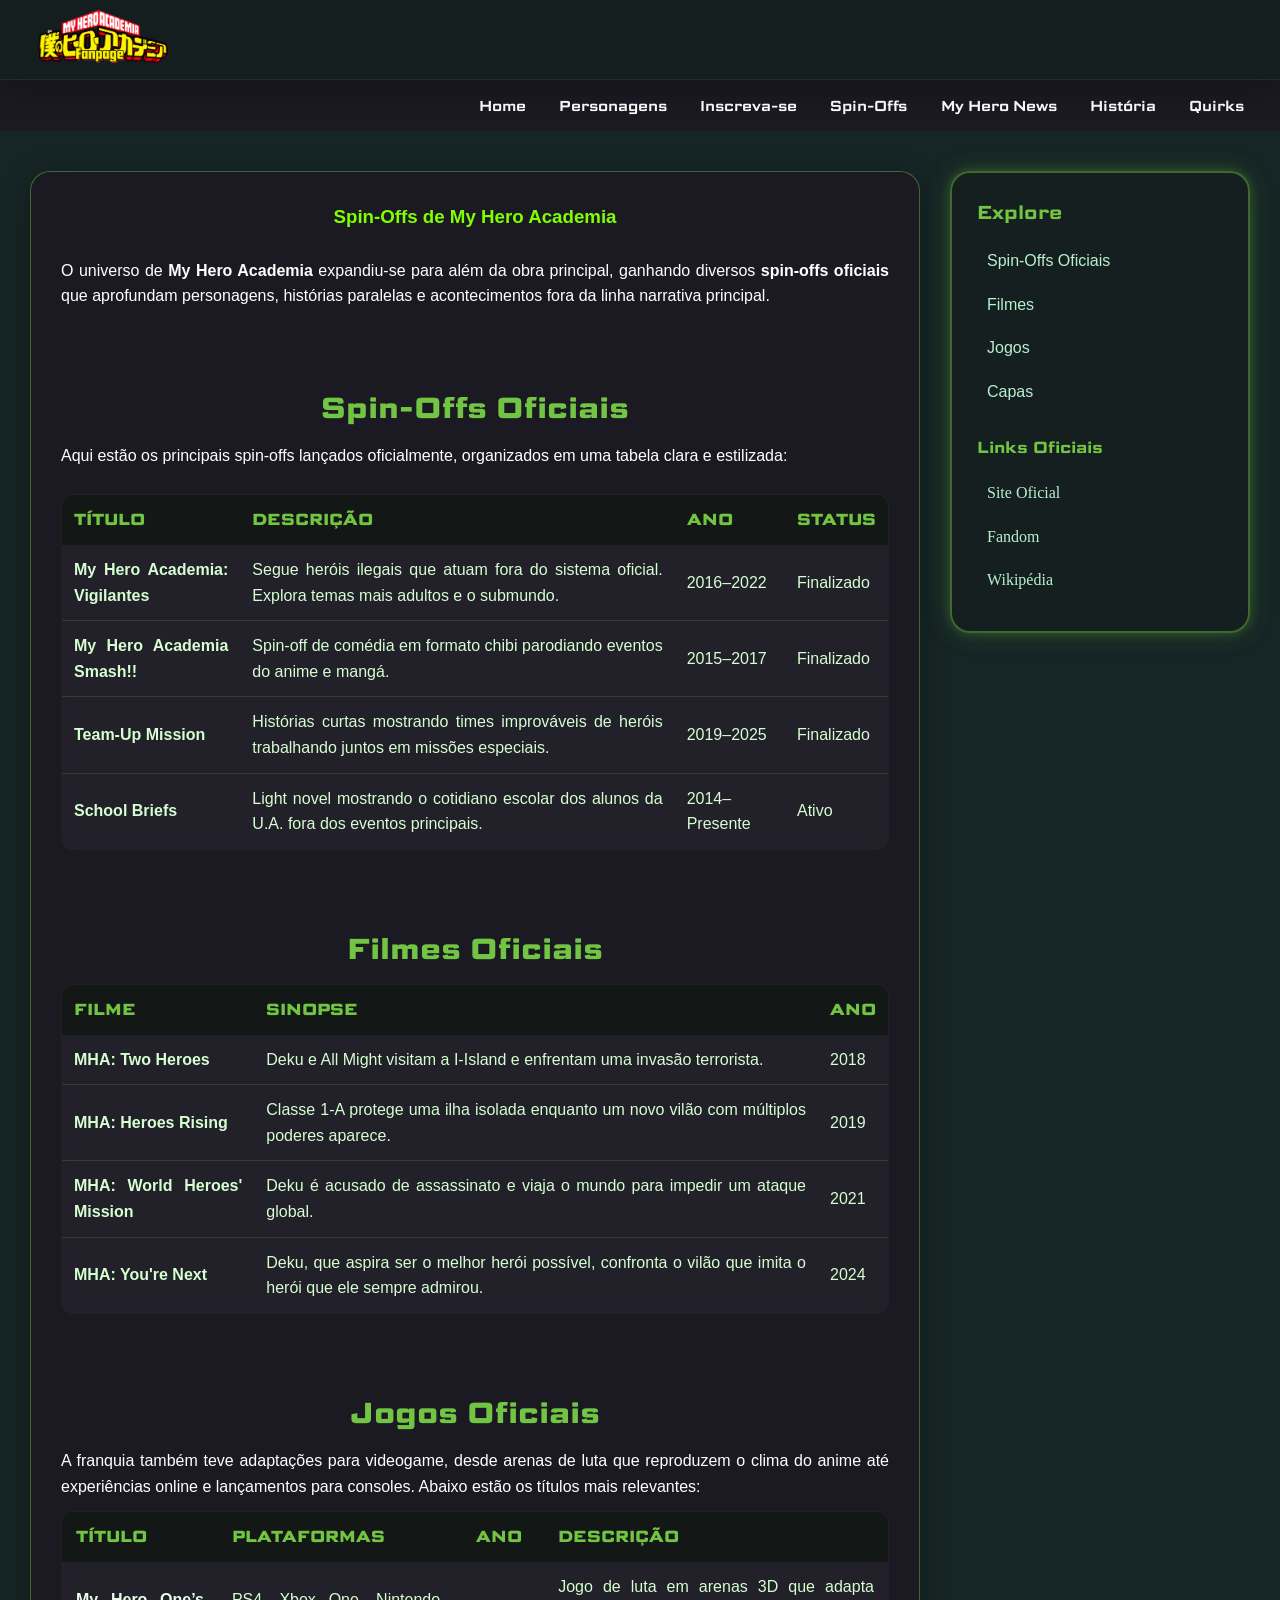
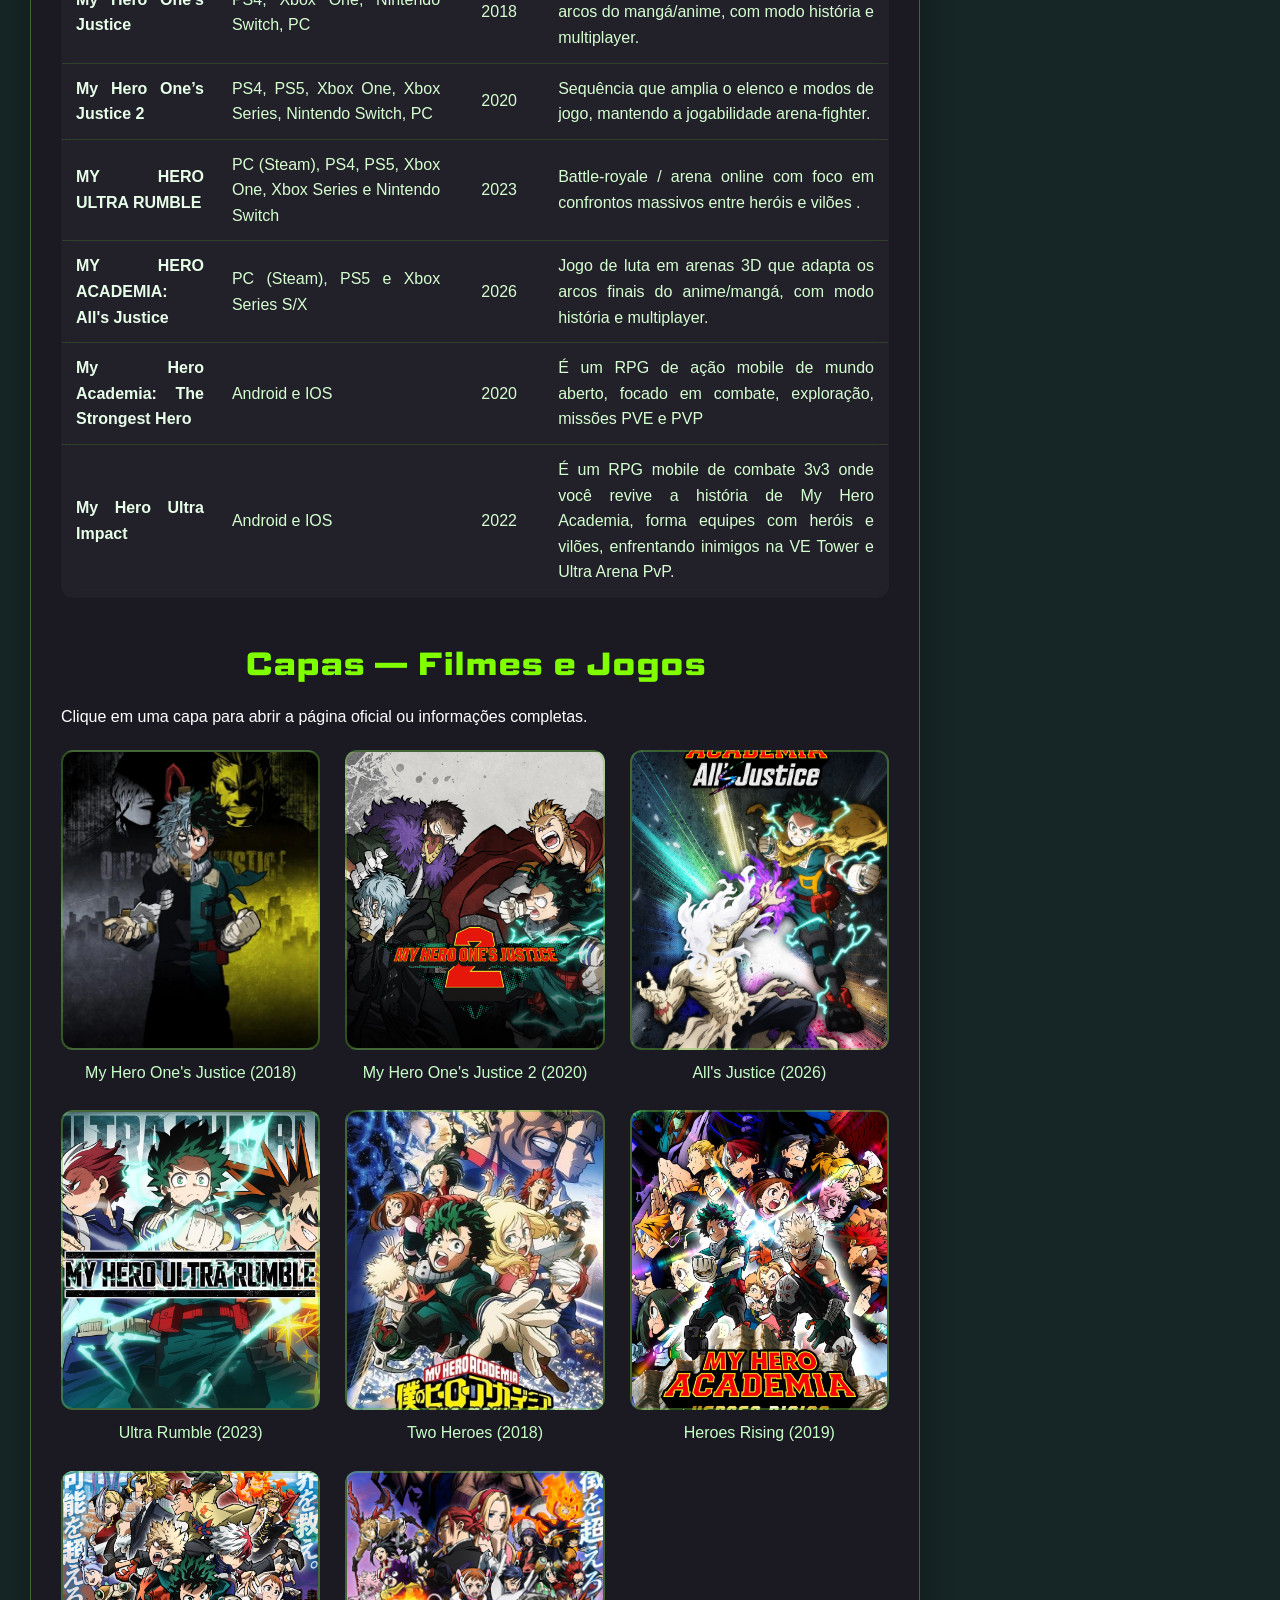
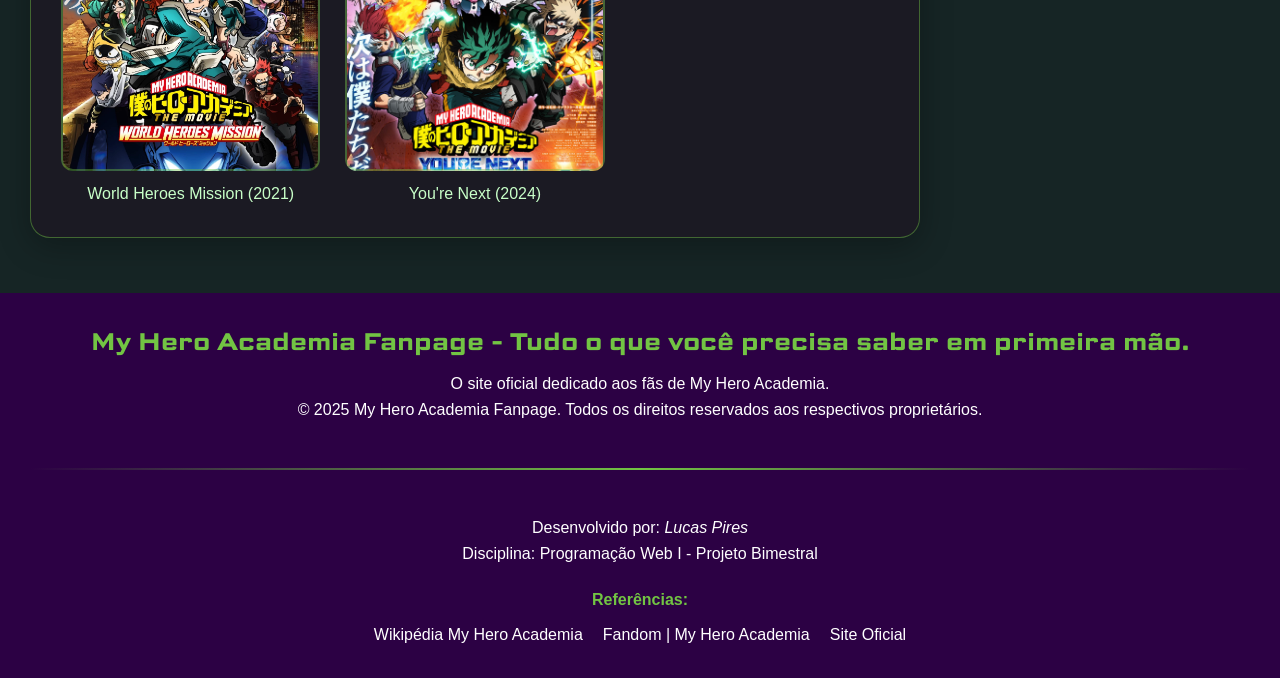
<file: paginas/spin-offs/spin-offs.html>
<!DOCTYPE html>
<html lang="pt-br">

<head>
    <meta charset="UTF-8">
    <meta name="viewport" content="width=device-width, initial-scale=1.0">
    <meta name="author" content="Lucas Pires">

    <title> Boku no Hero Fanpage | Spin-Offs </title>
    <link rel="stylesheet" href="../../style.css">
    <link rel="stylesheet" href="../../css/spin.css">
    <link rel="shortcut icon" href="../../imagens/ico/ua.ico" type="image/x-icon">
</head>

<body>
    <div class="container-header-nav">
        <header class="header-opacidade">
            <a href="../../index.html">
                <img src="../../imagens/logo.png" alt="Logo de Boku No Hero Academia" class="logo">
            </a>
        </header>

        <nav class="navbar">
            <ul class="nav-list">
                <li><a href="../../index.html" class="nav-link" title="Acesse a página inicial.">Home</a></li>
                <li><a href="../personagens/personagens.html" class="nav-link"
                        title="Conheça os personagens de Boku No Hero Academia.">Personagens</a></li>
                <li><a href="../inscricao/inscricao.html" class="nav-link"
                        title="Inscreva-se no Fan Clube de Boku No Hero Academia e realize sua matrícula na U.A.">Inscreva-se</a>
                </li>
                <li><a href="spin-offs.html" class="nav-link"
                        title="Descubra todos os Spin-Offs de Boku No Hero Academia.">Spin-Offs</a></li>
                <li><a href="../mhn/my-hero-news.html" class="nav-link"
                        title="Página noticiária que se passa no universo da obra.">My Hero News</a></li>
                <li><a href="../historia/historia.html" class="nav-link"
                        title="Descubra a história de Boku No Hero Academia.">História</a></li>
                <li><a href="../quirks/quirks.html" class="nav-link"
                        title="Conheça os Quirks, os poderes especiais de Boku No Hero Academia.">Quirks</a></li>
            </ul>
        </nav>
    </div>


    <!-- CONTEÚDO COM ASIDE -->
    <div class="container-sidebar-article" style="margin-bottom:55px;">

        <!-- ARTIGO PRINCIPAL -->
        <article class="article-content">

            <section class="intro-section">

                <h1 style="text-align:center; color:chartreuse;">Spin-Offs de My Hero Academia</h1>
                <br>

                <p>
                    O universo de <strong>My Hero Academia</strong> expandiu-se para além da obra principal,
                    ganhando diversos <strong>spin-offs oficiais</strong> que aprofundam personagens,
                    histórias paralelas e acontecimentos fora da linha narrativa principal.
                </p>

                <br><br>

                <h2 class="spin-title" id="spin-offs">Spin-Offs Oficiais</h2>

                <p>
                    Aqui estão os principais spin-offs lançados oficialmente, organizados em uma tabela clara e
                    estilizada:
                </p>

                <br>

                <!-- TABELA OFICIAL -->

                <table class="spin-table">
                    <thead>
                        <tr>
                            <th>Título</th>
                            <th>Descrição</th>
                            <th>Ano</th>
                            <th>Status</th>
                        </tr>
                    </thead>
                    <tbody>

                        <tr>
                            <td><b>My Hero Academia: Vigilantes</b></td>
                            <td>Segue heróis ilegais que atuam fora do sistema oficial. Explora temas mais adultos e o
                                submundo.</td>
                            <td>2016–2022</td>
                            <td>Finalizado</td>
                        </tr>

                        <tr>
                            <td><b>My Hero Academia Smash!!</b></td>
                            <td>Spin-off de comédia em formato chibi parodiando eventos do anime e mangá.</td>
                            <td>2015–2017</td>
                            <td>Finalizado</td>
                        </tr>

                        <tr>
                            <td><b>Team-Up Mission</b></td>
                            <td>Histórias curtas mostrando times improváveis de heróis trabalhando juntos em missões
                                especiais.</td>
                            <td>2019–2025</td>
                            <td>Finalizado</td>
                        </tr>

                        <tr>
                            <td><b>School Briefs</b></td>
                            <td>Light novel mostrando o cotidiano escolar dos alunos da U.A. fora dos eventos
                                principais.</td>
                            <td>2014–Presente</td>
                            <td>Ativo</td>
                        </tr>

                    </tbody>
                </table>

                <br><br>

                <h2 class="spin-title" id="filmes">Filmes Oficiais</h2>

                <table class="spin-table">
                    <thead>
                        <tr>
                            <th>Filme</th>
                            <th>Sinopse</th>
                            <th>Ano</th>
                        </tr>
                    </thead>

                    <tbody>
                        <tr>
                            <td><b>MHA: Two Heroes</b></td>
                            <td>Deku e All Might visitam a I-Island e enfrentam uma invasão terrorista.</td>
                            <td>2018</td>
                        </tr>

                        <tr>
                            <td><b>MHA: Heroes Rising</b></td>
                            <td>Classe 1-A protege uma ilha isolada enquanto um novo vilão com múltiplos poderes
                                aparece.</td>
                            <td>2019</td>
                        </tr>

                        <tr>
                            <td><b>MHA: World Heroes' Mission</b></td>
                            <td>Deku é acusado de assassinato e viaja o mundo para impedir um ataque global.</td>
                            <td>2021</td>
                        </tr>

                        <tr>
                            <td><b>MHA: You're Next</b></td>
                            <td>Deku, que aspira ser o melhor herói possível, confronta o vilão que imita o herói que
                                ele sempre admirou.</td>
                            <td>2024</td>
                        </tr>
                    </tbody>
                </table>

                <br><br>

                <h2 class="spin-title" id="jogos">Jogos Oficiais</h2>

                <p>
                    A franquia também teve adaptações para videogame, desde arenas de luta que reproduzem o clima do
                    anime
                    até experiências online e lançamentos para consoles. Abaixo estão os títulos mais relevantes:
                </p>

                <table class="spin-table spin-table-games">
                    <thead>
                        <tr>
                            <th>Título</th>
                            <th>Plataformas</th>
                            <th>Ano</th>
                            <th>Descrição</th>
                        </tr>
                    </thead>
                    <tbody>
                        <tr>
                            <td><b>My Hero One’s Justice</b></td>
                            <td>PS4, Xbox One, Nintendo Switch, PC</td>
                            <td>2018</td>
                            <td>Jogo de luta em arenas 3D que adapta arcos do mangá/anime, com modo história e
                                multiplayer.</td>
                        </tr>

                        <tr>
                            <td><b>My Hero One’s Justice 2</b></td>
                            <td>PS4, PS5, Xbox One, Xbox Series, Nintendo Switch, PC</td>
                            <td>2020</td>
                            <td>Sequência que amplia o elenco e modos de jogo, mantendo a jogabilidade arena‑fighter.
                            </td>
                        </tr>

                        <tr>
                            <td><b>MY HERO ULTRA RUMBLE</b></td>
                            <td>PC (Steam), PS4, PS5, Xbox One, Xbox Series e Nintendo Switch</td>
                            <td>2023</td>
                            <td>Battle‑royale / arena online com foco em confrontos massivos entre heróis e vilões .
                            </td>
                        </tr>

                        <tr>
                            <td><b>MY HERO ACADEMIA: All's Justice</b></td>
                            <td>PC (Steam), PS5 e Xbox Series S/X</td>
                            <td>2026</td>
                            <td>Jogo de luta em arenas 3D que adapta os arcos finais do anime/mangá, com modo história e
                                multiplayer.</td>
                        </tr>

                        <tr>
                            <td><b>My Hero Academia: The Strongest Hero</b></td>
                            <td>Android e IOS</td>
                            <td>2020</td>
                            <td>É um RPG de ação mobile de mundo aberto, focado em combate, exploração, missões PVE e
                                PVP</td>
                        </tr>

                        <tr>
                            <td><b>My Hero Ultra Impact</b></td>
                            <td>Android e IOS</td>
                            <td>2022</td>
                            <td>É um RPG mobile de combate 3v3 onde você revive a história de My Hero Academia, forma
                                equipes com heróis e vilões, enfrentando inimigos na VE Tower e Ultra Arena PvP.</td>
                        </tr>
                    </tbody>
                </table>

            </section>

            <h2 class="titulo-capas" id="capas">Capas — Filmes e Jogos</h2>
            <p style="margin-bottom: 20px;">
                Clique em uma capa para abrir a página oficial ou informações completas.
            </p>

            <div class="capas-galeria">

                <!-- JOGOS -->
                <div class="capa-item">
                    <a href="https://store.steampowered.com/app/748360/MY_HERO_ONES_JUSTICE/" target="_blank">
                        <div class="capa-img img-ojo"></div>
                    </a>
                    <p class="capa-legenda">My Hero One's Justice (2018)</p>
                </div>

                <div class="capa-item">
                    <a href="https://store.steampowered.com/app/1058450/MY_HERO_ONES_JUSTICE_2/" target="_blank">
                        <div class="capa-img img-ojt"></div>
                    </a>
                    <p class="capa-legenda">My Hero One's Justice 2 (2020)</p>
                </div>

                <div class="capa-item">
                    <a href="https://store.steampowered.com/app/2362050/MY_HERO_ACADEMIA_Alls_Justice/" target="_blank">
                        <div class="capa-img img-allj"></div>
                    </a>
                    <p class="capa-legenda">All's Justice (2026)</p>
                </div>

                <div class="capa-item">
                    <a href="https://ultrarumble.com/" target="_blank">
                        <div class="capa-img img-utr"></div>
                    </a>
                    <p class="capa-legenda">Ultra Rumble (2023)</p>
                </div>

                <!-- FILMES -->
                <div class="capa-item">
                    <a href="https://www.primevideo.com/dp/amzn1.dv.gti.84bc13bb-1679-0d17-576b-b35e7a7cc45e?autoplay=0&ref_=atv_cf_strg_wb" target="_blank">
                        <div class="capa-img img-theroes"></div>
                    </a>
                    <p class="capa-legenda">Two Heroes (2018)</p>
                </div>

                <div class="capa-item">
                    <a href="https://www.primevideo.com/dp/amzn1.dv.gti.92ba9964-737d-4547-066c-e5462de74e15?autoplay=0&ref_=atv_cf_strg_wb" target="_blank">
                        <div class="capa-img img-rising"></div>
                    </a>
                    <p class="capa-legenda">Heroes Rising (2019)</p>
                </div>

                <div class="capa-item">
                    <a href="https://www.primevideo.com/dp/amzn1.dv.gti.4c150528-cd52-4f15-b4e1-91b6d06f995b?autoplay=0&ref_=atv_cf_strg_wb" target="_blank">
                        <div class="capa-img img-world"></div>
                    </a>
                    <p class="capa-legenda">World Heroes Mission (2021)</p>
                </div>

                <div class="capa-item">
                    <a href="https://www.primevideo.com/dp/amzn1.dv.gti.c903bcab-b4d5-4bdb-b418-70ab5650132e?autoplay=0&ref_=atv_cf_strg_wb" target="_blank">
                        <div class="capa-img img-unext"></div>
                    </a>
                    <p class="capa-legenda">You're Next (2024)</p>
                </div>

            </div>
        </article>



        <!-- ASIDE -->
        <aside class="sidebar">
            <div class="sidebar-content energia-vidro">

                <h3>Explore</h3>
                <ul class="sidebar-list">
                    <li><a href="#spin-offs" class="sidebar-link">Spin-Offs Oficiais</a></li>
                    <li><a href="#filmes" class="sidebar-link">Filmes</a></li>
                    <li><a href="#jogos" class="sidebar-link">Jogos</a></li>
                    <li><a href="#capas" class="sidebar-link">Capas</a></li>
                </ul>

                <div class="links-rapidos">
                    <h4>Links Oficiais</h4>
                    <ul>
                        <li><a href="https://heroaca.com/" target="_blank" class="sidebar-link">Site Oficial</a></li>
                        <li><a href="https://myheroacademia.fandom.com/wiki/" target="_blank"
                                class="sidebar-link">Fandom</a></li>
                        <li><a href="https://pt.wikipedia.org/wiki/My_Hero_Academia" target="_blank"
                                class="sidebar-link">Wikipédia</a></li>
                    </ul>
                </div>

            </div>
        </aside>
    </div>

    <footer>
        <div class="footer-content">
            <div class="footer-info">
                <h2>My Hero Academia Fanpage - Tudo o que você precisa saber em primeira mão.</h2>
                <p>O site oficial dedicado aos fãs de My Hero Academia.</p>
                <p>&copy; 2025 My Hero Academia Fanpage. Todos os direitos reservados aos respectivos proprietários.</p>
                <br>
                <hr>
                <br>
                <p>Desenvolvido por: <i>Lucas Pires</i> </p>
                <p>Disciplina: Programação Web I - Projeto Bimestral</p>

                <div class="footer-links">
                    <h4>Referências:</h4>
                    <ul>
                        <li><a href="https://pt.wikipedia.org/wiki/My_Hero_Academia" target="_blank">Wikipédia My Hero
                                Academia</a></li>
                        <li><a href="https://myheroacademia.fandom.com/wiki/My_Hero_Academia_Wiki"
                                target="_blank">Fandom | My Hero Academia </a></li>
                        <li><a href="https://heroaca.com/" target="_blank">Site Oficial</a></li>
                    </ul>
                </div>
            </div>
        </div>
    </footer>
</body>

</html>
</file>
<file: style.css>
* {
    margin: 0;
    padding: 0;
    box-sizing: border-box;
}

html{
    scroll-padding-top: 160px; /* Espaço para o header fixo ao usar âncoras */
    scroll-behavior: smooth; /* Suaviza a rolagem para âncoras internas */
}

/*
    Fontes
    - Importa fontes remotas (Google Fonts) e registra fontes locais com @font-face.
*/

@import url('https://fonts.googleapis.com/css2?family=Inter:ital,opsz,wght@0,14..32,100..900;1,14..32,100..900&family=Science+Gothic:wght@100..900&display=swap');

@font-face {
    font-family: 'Futura Display';
    src: url('arquivos-fonte/Futura-display/Futura\ Display.otf') format('opentype');
    font-weight: normal;
    font-style: normal; 
    font-display: swap; /* Evita o "flash" de texto sem estilo */
}

@font-face {
    font-family: 'Science Gothic';
    src: url("arquivos-fonte/Science-gothic/ScienceGothic-VariableFont_CTRS\,slnt\,wdth\,wght.ttf") format('truetype');
    font-weight: 100 900; /* Fonte variável: define o intervalo de pesos */
    font-style: normal;
    font-display: swap; 
}

/* Fim do upload das fontes */

/*
    Body (configurações globais)
    - Cor de fundo principal, cor do texto e altura de linha base para legibilidade.
*/
body {
    background: #162525;
    color: rgb(255, 255, 255);
    line-height: 1.6;
}

/*
    Scrollbar personalizada (WebKit)
    - Apenas navegadores baseados em WebKit reconhecem estes seletores.
    - Ajuste de track/thumb para combinar com o tema escuro.
*/

html::-webkit-scrollbar { /* Seleciona a scrollbar inteira */
    width: 7px;
}

html::-webkit-scrollbar-track { /* Fundo da scrollbar */
    background: rgba(15, 29, 59, 0.432);
    backdrop-filter: blur(6px);
    border-radius: 20px;
}

html::-webkit-scrollbar-thumb { /* Visão da scrollbar */
    background: linear-gradient(130deg, #00ff85, #00c75c);
    background-size: 300% 300%;
    border-radius: 20px;
}

/*
    Logo
    - Regras para o link que envolve a logo (`header a`) e para a imagem da logo (`.logo`).
    - Preferi controlar tamanho pela imagem (width/height) para manter a proporção.
*/

header a {
    display: block;
    width: 12%;
    padding-top: 1px;
}

.logo {
    width: 90%;
    height: auto;
    transition: transform 0.3s ease;
}

.logo:hover {
    transform: scale(1.05);
}

/*
    Header & Navbar container
    - Agrupa 'header' e 'nav' para facilitar o posicionamento do topo (sticky).
    - 'z-index' alto evita que o conteúdo role por cima do topo.
*/

.container-header-nav {
    position: sticky; /* Mantém no topo ao rolar */
    top: 0; /* Fica colado ao topo da viewport */
    z-index: 1000; /* Garante que fique acima do conteúdo */
    display: flex;
    flex-direction: column;
    width: 100%;
}

header {
    /* vidro fosco: tentativa de fazer igual ao ".painel-vidro" */
    background: rgba(20, 20, 20, 0.36);
    backdrop-filter: blur(12px); /* efeito de desfoque */
    -webkit-backdrop-filter: blur(12px); /* suporte Safari */
    border-bottom: 1px solid rgba(255, 255, 255, 0.06);
    display: flex;
    align-items: center;
    padding: 0.8rem 3%;
    height: 80px;
    box-shadow: 0 8px 32px rgba(0, 0, 0, 0.28);
    transition: background 0.25s ease, transform 0.2s ease, box-shadow 0.25s ease; /* transições suaves */
    position: relative;
    z-index: 1000;
}

header:hover {
    transform: translateY(-2px); /* leve elevação */
    box-shadow:
        0 6px 16px rgba(6, 239, 72, 0.7),
        0 18px 40px rgba(6, 239, 72, 0.26),
        0 0 56px rgba(6, 239, 72, 0.14);
        /* brilho verde ao redor */
}

.header-opacidaede {
    background: rgba(20, 20, 20, 0.4);
}

/*
    Navbar (barra de navegação)
    - Contém os links principais do site. Preferi que o fundo e o efeito visual
    não tornem os itens clicáveis semi-translúcidos; por isso usei cores com alpha
    apenas no background ou pseudo-elementos para overlay.
*/

.navbar {
    background: rgba(28, 26, 36, 0.9);
    display: flex;
    justify-content: flex-end; /* Alinha os links à direita */
    padding: 1% 2%;
}

.nav-list {
    list-style: none; /* Remove marcadores padrão */
    display: flex;
    gap: 1vw; /* Espaçamento entre os links, 1vw = 1% da largura da viewport */
    align-items: center;
    margin: 0;
    padding: 0;
}

/*
    Links da Navbar
    - Estilização dos links: cor, "peso" e padding. Usei 'position: relative'  para o
    pseudo-elemento que cria o underscore animado (linha que cresce no hover).
*/

.nav-link {
    color: #fff;
    text-decoration: none;
    font-family: 'Science Gothic', sans-serif;
    font-weight: 500;
    font-size: 0.9rem;
    padding: 0.4vh 0.8vw;
    border-radius: 7px;
    transition: all 0.3s ease;  /* Transição suave para hover */
    position: relative;
    overflow: hidden; /* Garante que o underscore não ultrapasse os limites do link */
}

.nav-link::after {
    content: ""; /* Elemento vazio para o efeito */
    position: absolute; /* Posição absoluta dentro do link */
    bottom: -5px; /* Posicionado um pouco abaixo do texto */
    left: 0;
    width: 0;
    height: 3px;
    background-color: #b00ef5;
    transition: width 0.5s ease;  /* Animação suave */
}

.nav-link:hover::after {
    width: 100%;
}

.nav-link:hover {
    color: #b00ef5;
    text-shadow: /* brilho roxo ao redor do texto */
        0 0 20px #b00ef5,
        0 0 40px #b00ef5;
}

/* Div para efeito/fundo */
#bgdiv {
    position: fixed; /* Fixa na tela */
    top: 0;
    left: 0;
    width: 100%;
    height: 100%;
    z-index: -10; /* Fica atrás de todo o conteúdo */
    pointer-events: none; /* Não interfere na interação do usuário */
    opacity: 0.6;
}

/* Seção Hero */
.secao-hero { 
    display: flex;
    position: relative;
    min-height: 100vh;
    align-items: center;
    justify-content: center;
    overflow: hidden; /* Esconde transbordamentos */
}

/*
    Halftone overlay (pontilhados)
    - Uma camada decorativa sobre a seção hero para dar textura.
    - 'pointer-events: none' para não interferir na interação do usuário.
*/
.sobreposicao-halftone {
    position: absolute;
    inset: 0;
    background-image: radial-gradient(circle, rgba(255, 255, 255, 0.15) 2px, transparent 2.5px);
    background-size: 15px 15px;
    mask-image: linear-gradient(to bottom, black 20%, transparent 100%); /* Desvanece para baixo */
    -webkit-mask-image: linear-gradient(to bottom, black 20%, transparent 100%); /* Suporte Safari */
    pointer-events: none;
}

/*
    Sombras/luar colorido por trás do conteúdo
    - Círculos muito borrados que criam manchas de cor suaves no background.
    - z-index: usei -5 para posicionar essas sombras acima do bgdiv
    ('#bgdiv' tem z-index: -10) mas atrás do conteúdo principal.
*/
.sombra {
    position: absolute; /* Posicionamento absoluto dentro da seção hero */
    width: 24rem;
    height: 24rem;
    border-radius: 50%; /* Forma circular */
    filter: blur(100px); /* Borrão intenso para suavizar as bordas */
    animation: pulse 4s cubic-bezier(0.4, 0, 0.6, 1) infinite; /* Animação de pulso suave */
    will-change: transform, opacity, filter; /* otimização de performance */
    z-index: -5;
    pointer-events: none;
}

.sombra-verde {
    top: 33%;
    left: 25%;
    background: rgba(23, 117, 50, 0.7);
}

.sombra-roxa {
    bottom: 25%;
    right: 25%;
    background: rgba(99, 5, 154, 0.7);
    animation-delay: 1s;
}

/* Pulse: variação de escala, opacidade e blur para um efeito sutil de respiração */
@keyframes pulse {
    0% {
        transform: scale(0.98);
        opacity: 0.82;
        filter: blur(100px);
    }  /* A animação começa aqui, com escala menor, opacidade reduzida e blur maior */

    50% {
        transform: scale(1.06);
        opacity: 1;
        filter: blur(60px);
    } /* No meio da animação, a escala aumenta, a opacidade fica total e o blur diminui */

    100% {
        transform: scale(0.98);
        opacity: 0.82;
        filter: blur(100px);
    } /* A animação retorna ao estado inicial */
}


/* Tamanho título Hero */

.hero-title {
    font-size: 4.5rem; /* 1rem equivale a 16px da fonte base */
    font-weight: 400;
    font-style: italic;
    line-height: 1; /* Altura da linha igual ao tamanho da fonte */
    margin-bottom: 0.5rem;
    margin-top: 60px;
    position: relative;
    display: grid;
    place-items: center;
}

@media (min-width: 768px) {
    .hero-title {
        font-size: 8rem;
    }
} /* Faz com que o título aumente em telas maiores */

.gradient-text {
    background: linear-gradient(to right, #ffffff, #6b7280);
    /* background-clip serve para colocar o fundo (cor ou imagem) dentro do texto, fazendo o texto "herdar" esse fundo. */
    -webkit-background-clip: text; /* Clipa o background para o texto no Safari/Chrome */
    background-clip: text; /* Clipa o background para o texto no Firefox e outros navegadores */
    color: transparent;
    margin-bottom: 5px;
    font-family: 'Futura Display', sans-serif;
}

.text-outline {
    -webkit-text-stroke: 1px white; /* contorno branco */
    color: rgba(0, 0, 0, 0.2);
    font-weight: 900;
    z-index: 10;
    position: relative;
}

/* Citação */

.quote-box {
    margin-top: 2rem;
    display: flex;
    justify-content: center;
}

.quote-card {
    padding: 1.5rem;
    border-radius: 1rem;
    font-family: 'Science Gothic', sans-serif;
}


/* Painel de "vidro" - Citação */

.painel-vidro {  /* Painel com estética de vidro fosco */
    position: relative;
    overflow: hidden;
    background: rgba(20, 20, 20, 0.38);
    backdrop-filter: blur(12px); /* efeito de desfoque */
    -webkit-backdrop-filter: blur(12px); /* suporte Safari */
    border: 1px solid rgba(255, 255, 255, 0.06);
    box-shadow: 0 8px 32px rgba(0, 0, 0, 0.32);
    transition: background 0.25s ease, transform 0.25s ease, box-shadow 0.25s ease; /* transições suaves */
}

/* brilho superior sutil (reflexo) */

.painel-vidro::before { /* Propriedade antes para brilho */
    content: ''; /* elemento vazio para o efeito */
    position: absolute;
    left: 50%; /* centraliza horizontalmente */
    top: 6px; /* distância do topo */
    transform: translateX(-50%); /* ajusta para centralizar */
    width: 60%;
    height: 8px;
    border-radius: 999px;
    background: linear-gradient(90deg, rgba(255, 255, 255, 0.18), rgba(255, 255, 255, 0.04));
    filter: blur(6px);
    opacity: 0.7;
    pointer-events: none; /* não interfere na interação do usuário */
    z-index: 1; /* fica acima do conteúdo, mas abaixo do texto */
}

/* sombra interna inferior para profundidade */

.painel-vidro::after { /* Propriedade depois para sombra interna */
    content: '';
    position: absolute;
    left: 0; /* alinha à esquerda */
    right: 0; /* alinha à direita */
    bottom: 0; /* alinha ao fundo */
    height: 20px;
    background: linear-gradient(180deg, rgba(0, 0, 0, 0.18), rgba(0, 0, 0, 0.05));
    pointer-events: none;
    opacity: 0.9;
    z-index: 0; /* fica abaixo do conteúdo */
}

/* garantir que o conteúdo do painel fique acima dos pseudo-elementos */

.painel-vidro > * {  /* Seleciona todos os filhos diretos do painel */
    position: relative;
    z-index: 2;
}

/* Pequeno efeito ao passar o mouse: destacar o painel */
.painel-vidro:hover {
    transform: translateY(-3px); /* leve elevação */
    box-shadow: 0 18px 40px rgba(0, 0, 0, 0.45);
}

/* Botão bacana */

.botao-container {
    margin-top: 3rem;
    display: flex;
    justify-content: center;
    align-items: center;
}

.btn-primario {
    position: relative;
    display: inline-flex; 
    align-items: center;
    justify-content: center;
    padding: 1rem 2rem;
    font-weight: bold;
    color: white;
    text-decoration: none;
    border-radius: 50px;
    border: 1px solid rgba(255, 255, 255, 0.2);
    overflow: hidden;
    transition: all 0.2s;
}

.btn-primario:hover {
    background: rgba(255, 255, 255, 0.2);
}

.btn-bg {
    position: absolute;
    inset: 0; /* top: 0; right: 0; bottom: 0; left: 0; */
    margin-top: -0.25rem; /* ajusta para ficar alinhado */
    border-radius: 0.5rem;
    opacity: 0.3;
    background: linear-gradient(to bottom, transparent, transparent, #e5e7eb); 
}

.btn-text {
    position: relative;
    text-transform: uppercase; /* Fica em caps lock */
    letter-spacing: 0.1em;
    font-family: "Science Gothic", sans-serif;
}

.icon-arrow {
    margin-left: 0.5rem;
    transition: transform 0.3s;
}

.btn-primario:hover .icon-arrow {
    transform: translateY(4px);
}


/* Container Sidebar & Article */

.container-sidebar-article {
    display: flex;
    gap: 30px;
    margin: 40px 30px; /* Espaçamento ao redor do container */
    min-height: calc(100vh - 500px); /* Ajuste conforme necessário */
}

/* Sidebar */

.sidebar {
    width: 300px;
    flex-shrink: 0; /* Evita que a sidebar encolha */
    position: sticky; /* Mantém a sidebar visível ao rolar */
    top: 160px;
    align-self: flex-start; /* Alinha ao topo do container */
    height: fit-content; /* Altura ajustada ao conteúdo */
}

.sidebar-content {
    position: relative;
    background: rgba(20, 20, 20, 0.35);
    backdrop-filter: blur(10px); /* efeito de desfoque */
    -webkit-backdrop-filter: blur(10px); /* suporte Safari */
    border-radius: 20px;
    padding: 25px;
    border: 2px solid rgba(114, 196, 67, 0.45);
    box-shadow:
        0 0 12px rgba(114, 196, 67, 0.25),
        0 0 28px rgba(114, 196, 67, 0.18);
    animation: energiaPulseAside 3s infinite ease-in-out;
}

/* brilho de energia pulsante */

@keyframes energiaPulseAside {
    0% {
        box-shadow:
            0 0 10px rgba(114, 196, 67, 0.25), /* 0 0 10px significa um brilho suave */
            0 0 22px rgba(114, 196, 67, 0.12); 
        border-color: rgba(114, 196, 67, 0.45);
    } /* Estado inicial começa com estas definições */

    50% {
        box-shadow:
            0 0 30px rgba(160, 255, 110, 0.75),
            0 0 55px rgba(160, 255, 110, 0.35);
        border-color: rgba(160, 255, 110, 1);
    } /* No meio da animação, o brilho aumenta e a borda fica mais intensa */

    100% {
        box-shadow:
            0 0 10px rgba(114, 196, 67, 0.25),
            0 0 22px rgba(114, 196, 67, 0.12);
        border-color: rgba(114, 196, 67, 0.45);
    } /* A animação retorna ao estado inicial */
}

/* Quando o mouse passa, a energia "aumenta" */
.sidebar-content:hover {
    animation: energiaCarregandoAside 1.5s infinite ease-in-out;
}

@keyframes energiaCarregandoAside {
    0% {
        box-shadow:
            0 0 20px rgba(0, 255, 60, 0.45),
            0 0 45px rgba(0, 255, 60, 0.22);
    }

    50% {
        box-shadow:
            0 0 45px rgba(160, 255, 110, 0.95),
            0 0 75px rgba(160, 255, 110, 0.55);
    }

    100% {
        box-shadow:
            0 0 20px rgba(0, 255, 60, 0.45),
            0 0 45px rgba(0, 255, 60, 0.22);
    }
}

.sidebar-content h3, .sidebar-content h4 {
    color: #72c443;
    margin-bottom: 15px;
    font-family: 'Science Gothic', sans-serif;
    font-weight: 600;
}

.sidebar-list {
    list-style: none;
    margin-bottom: 25px;
}

.sidebar-list li {
    margin-bottom: 8px;
    font-family: 'inter', sans-serif;
}

.sidebar-link {
    color: #b8f0d0;
    text-decoration: none;
    transition: all 0.3s ease;
    display: block;
    padding: 5px 10px;
    border-radius: 8px;
}

.sidebar-link:hover{
    color: #cfa9ee;
    background: rgba(180, 17, 201, 0.1);
    transform: translateX(5px);
}

.links-rapidos ul{
    list-style: none;
}

.links-rapidos li{
    margin-bottom: 8px;
}

/* Article */

.article-content {
    flex: 1; /* Ocupa o espaço restante */
    background: rgba(28, 26, 36, 0.9);
    backdrop-filter: blur(12px); /* efeito de desfoque */
    -webkit-backdrop-filter: blur(12px);  /* suporte Safari */
    border: 1px solid rgba(114, 196, 67, 0.45);
    padding: 30px;
    border-radius: 20px;
    box-shadow: 0 8px 32px rgba(0, 0, 0, 0.28);
    text-align: justify;
    font-family: 'inter', sans-serif;
}


/* Footer */

footer {
    background: #2c0144;
    margin-top: 50px;
    font-family: 'inter', sans-serif;
}

.footer-content {
    padding: 30px;
    text-align: center;
}

.footer-content h2 {
    color: #72c443;
    margin-bottom: 10px;
    font-family: 'Science Gothic', sans-serif;
    font-weight: 600;
}

.footer-info hr {
    border: none; /* Remove a borda padrão */
    height: 2px;
    background: linear-gradient(90deg, transparent, #72c443, transparent);
    margin: 20px 0;
}

.footer-links {
    margin-top: 20px;
}

.footer-links h4 {
    color: #72c443;
    margin-bottom: 10px;
}

.footer-links ul {
    list-style: none;
    display: flex;
    justify-content: center;
    gap: 20px;
    flex-wrap: wrap;
}

.footer-links a {
    color: #ffffff;
    text-decoration: none;
    transition: color 0.3s ease;
}

.footer-links a:hover {
    color: #72c443;
}
</file>
<file: css/inscricao.css>
/* CSS relacionado à página de inscrição (inscricao.html)

    Notas gerais:
    - Este arquivo contém estilos para os formulários de inscrição (Fã‑Clube e Matrícula U.A.).
    - Uso intensivo de painéis de vidro (backdrop-filter) para manter estética consistente.
    - Grid responsivo (`form-grid`) adapta-se automaticamente para telas pequenas.
*/

/* Container geral dos formulários */
.forms-container {
            max-width: 1200px;
            margin: 40px auto;
            padding: 0 20px;
        }

/* Cartão do formulário (painel-vidro)
    - As variações `.ua-form` alteram cores para distinguir visualmente os formulários.
*/
.form-card {
            background: rgba(20, 20, 20, 0.38);
            backdrop-filter: blur(12px); /* efeito vidro */
            -webkit-backdrop-filter: blur(12px); /* suporte Safari */
            border: 2px solid rgba(114, 196, 67, 0.45);
            border-radius: 20px;
            padding: 40px;
            box-shadow: 0 8px 32px rgba(0, 0, 0, 0.32);
            position: relative;
            overflow: hidden;
            margin-bottom: 60px;
            transition: all 0.3s ease;
        }

.form-card:hover {
            transform: translateY(-5px); /* leve elevação ao passar o mouse */
            box-shadow: 0 12px 40px rgba(0, 0, 0, 0.45);
        }

/* Variação visual para formulário U.A. */
.form-card.ua-form {
            border-color: rgba(176, 14, 245, 0.45);
        }

/* Pequeno brilho superior decorativo (pseudo-elemento) */
.form-card::before {
            content: ''; /* elemento vazio */
            position: absolute;
            left: 50%;
            top: 6px;
            transform: translateX(-50%); /* centraliza horizontalmente */
            width: 60%;
            height: 8px;
            border-radius: 999px;
            background: linear-gradient(90deg, rgba(255, 255, 255, 0.18), rgba(255, 255, 255, 0.04));
            filter: blur(6px); /* efeito de brilho suave */
            opacity: 0.7;
            pointer-events: none; /* ignora interações do mouse */
            z-index: 1;
        }

/* Títulos e subtítulos */
.form-title {
            text-align: center;
            font-family: 'Science Gothic', sans-serif;
            font-size: 2.5rem;
            color: #72c443;
            margin-bottom: 10px;
            text-transform: uppercase;
            letter-spacing: 2px;
        }

.form-card.ua-form .form-title {
            color: #b00ef5;
        }

.form-subtitle {
            text-align: center;
            font-family: 'Inter', sans-serif;
            color: #b8f0d0;
            margin-bottom: 35px;
            font-size: 1.1rem;
        }

.form-card.ua-form .form-subtitle {
            color: #cfa9ee;
        }

/* Grid responsivo dos campos do formulário */
.form-grid {
            display: grid;
            grid-template-columns: repeat(auto-fit, minmax(300px, 1fr)); /* colunas flexíveis */
            gap: 25px;
            margin-bottom: 30px;
        }

.form-group {
            display: flex;
            flex-direction: column;
        }

.form-group.full-width {
            grid-column: 1 / -1; /* ocupa toda a largura do grid */
        }

/* Labels e inputs — foco no acessibilidade e feedback visual */
.form-label {
            font-family: 'Science Gothic', sans-serif;
            font-weight: 600;
            color: #72c443;
            margin-bottom: 8px;
            font-size: 0.95rem;
            letter-spacing: 0.5px;
        }

.form-card.ua-form .form-label {
            color: #b00ef5;
        }

.form-input,
.form-select,
.form-textarea {
            padding: 12px 15px;
            background: rgba(0, 0, 0, 0.3);
            border: 1px solid rgba(114, 196, 67, 0.3);
            border-radius: 10px;
            color: #fff;
            font-family: 'Inter', sans-serif;
            font-size: 0.95rem;
            transition: all 0.3s ease;
        }

.form-card.ua-form .form-input,
.form-card.ua-form .form-select,
.form-card.ua-form .form-textarea {
            border-color: rgba(176, 14, 245, 0.3);
        }

.form-input:focus,
.form-select:focus,
.form-textarea:focus {
            outline: none; /* remove a borda padrão */
            border-color: #72c443;
            box-shadow: 0 0 15px rgba(114, 196, 67, 0.4);
            background: rgba(0, 0, 0, 0.4);
        }

.form-card.ua-form .form-input:focus,
.form-card.ua-form .form-select:focus,
.form-card.ua-form .form-textarea:focus {
            border-color: #b00ef5;
            box-shadow: 0 0 15px rgba(176, 14, 245, 0.4);
        }

.form-textarea {
            resize: vertical; /* permite redimensionar verticalmente */
            min-height: 120px;
        }

/* Botão principal de submit — estilo de vidro com animação */
.form-submit {
            padding: 15px 50px;
            background: linear-gradient(135deg, #72c443, #5a9e35);
            border: none;
            border-radius: 50px;
            color: #fff;
            font-family: 'Science Gothic', sans-serif;
            font-size: 1.2rem;
            font-weight: 700;
            text-transform: uppercase;
            letter-spacing: 1px;
            cursor: pointer;
            transition: all 0.3s ease;
            display: block;
            margin: 0 auto; 
            box-shadow: 0 4px 15px rgba(114, 196, 67, 0.4);
        }

.form-submit:hover {
            transform: translateY(-3px);
            box-shadow: 0 8px 25px rgba(114, 196, 67, 0.6);
            background: linear-gradient(135deg, #5a9e35, #72c443);
        }

.form-submit:active {
            transform: translateY(-1px);
        }

.form-card.ua-form .form-submit {
            background: linear-gradient(135deg, #b00ef5, #8a0bc4);
            box-shadow: 0 4px 15px rgba(176, 14, 245, 0.4);
        }

.form-card.ua-form .form-submit:hover {
            box-shadow: 0 8px 25px rgba(176, 14, 245, 0.6);
            background: linear-gradient(135deg, #8a0bc4, #b00ef5);
        }

.hero-banner {
            text-align: center;
            margin: 60px 0 40px;
        }

.hero-banner h1 {
            font-family: 'Futura Display', sans-serif;
            font-size: 3.5rem;
            background: linear-gradient(to right, #72c443, #b00ef5);
            -webkit-background-clip: text; /* para navegadores WebKit */
            background-clip: text; /* padrão */
            color: transparent;
            margin-bottom: 15px;
        }

.hero-banner p {
            font-family: 'Inter', sans-serif;
            color: #b8f0d0;
            font-size: 1.2rem;
            max-width: 800px;
            margin: 0 auto;
        }

.divider {
            height: 2px;
            background: linear-gradient(90deg, transparent, #72c443, #b00ef5, transparent);
            margin: 80px auto;
            max-width: 600px;
            opacity: 0.5;
        }

@media (max-width: 768px) { /* telas pequenas */
            .form-grid {
                grid-template-columns: 1fr; /* uma coluna só */
            }

            .hero-banner h1 {
                font-size: 2.5rem; /* reduz tamanho da fonte */
            }

            .form-card {
                padding: 25px; /* reduz padding */
            }
        }



/* Botão de envio e cancelamento */

/* Container centralizado */
.form-buttons {
    display: flex;
    justify-content: center;
    gap: 20px;
    margin-top: 25px;
}

/* Botão estilo vidro */
.btn-glass {
    position: relative;
    padding: 12px 35px;
    border-radius: 40px;
    font-weight: bold;
    font-family: "Science Gothic", sans-serif;
    font-size: 1rem;
    color: white;
    border: 1px solid rgba(255, 255, 255, 0.15);
    background: rgba(255, 255, 255, 0.12);
    backdrop-filter: blur(10px); /* efeito vidro */
    -webkit-backdrop-filter: blur(10px); /* suporte Safari */
    cursor: pointer;
    overflow: hidden;
    transition: 0.25s ease;
}

/* Efeito de “reflexo” superior */
.btn-glass::before {
    content: "";
    position: absolute;
    top: 3px;
    left: 50%;
    transform: translateX(-50%); /* centraliza horizontalmente */
    width: 60%;
    height: 10px;
    border-radius: 50px;
    background: linear-gradient(90deg, rgba(255,255,255,0.25), rgba(255,255,255,0.08));
    filter: blur(4px);
}

/* --- EFEITO ONE FOR ALL (animação de energia) --- */
.btn-glass {
    box-shadow: 0 0 12px rgba(114,196,67,0.22);
    animation: energiaSOFA 3s infinite ease-in-out; /* animação contínua */
}

@keyframes energiaSOFA {
    0% {
        box-shadow: 0 0 10px rgba(114,196,67,0.25);
    }
    50% {
        box-shadow: 0 0 25px rgba(114,255,90,0.55);
    }
    100% {
        box-shadow: 0 0 10px rgba(114,196,67,0.25);
    }
}

/* Hover verde (Enviar) */
.send:hover {
    background: rgba(0, 255, 115, 0.25);
    border-color: rgba(0, 255, 115, 0.7);
    box-shadow: 0 0 20px rgba(0,255,115,0.45);
}

/* Hover vermelho (Limpar) */
.reset:hover {
    background: rgba(255, 50, 50, 0.25);
    border-color: rgba(255, 70, 70, 0.7);
    box-shadow: 0 0 20px rgba(255,70,70,0.45);
}
</file>
<file: css/quirks.css>
/* CSS para a página de Quirks (quirks.html) */

/* BOX GERAL QUE CONTÉM TODAS AS QUIRKS */

.quirk-container {
    display: flex;
    flex-direction: column;
    gap: 35px;
}

/* BOX INDIVIDUAL DE CADA TIPO DE QUIRK */
.quirk-box {
    border: 2px solid rgba(114, 196, 67, 0.9); /* igual ao aside */
    border-radius: 15px;
    padding: 22px;
    background: rgba(255,255,255,0.03);
    box-shadow:
        0 0 12px rgba(114, 196, 67, 0.25),
        0 0 28px rgba(114, 196, 67, 0.18);
}

.quirk-title {
    font-family: 'Science Gothic', sans-serif;
    color: #72c443;
    margin-bottom: 12px;
}

/* Caixa da imagem da sessão */
.quirk-img-box {
    width: 100%;
    margin-top: 20px;
    border-radius: 12px;
    overflow: hidden;  /* para arredondar bordas da imagem */
    border: 2px solid #72c443;
}

/* Imagem dentro da caixa */
.quirk-img-box img {
    width: 100%;
    height: 220px; /* ajusta o tamanho retangular */
    object-fit: cover; /* garante corte bonito */
    display: block; 
}
</file>
<file: css/spin.css>
/* CSS para a página de Spin-offs (spin.html) */

/* TÍTULOS DAS SESSÕES */
.spin-title {
    font-family: "Science Gothic", sans-serif;
    color: #72c443;
    margin-bottom: 12px;
    margin-top: 25px;
    font-size: 1.8rem;
    text-align: center;
}

/* TABELA DE SPIN-OFFS */
.spin-table {
    width: 100%;
    border-collapse: collapse; /* Remove espaços entre células */
    border: 1px solid rgba(114,196,67,0.5);
    border-radius: 12px;
    overflow: hidden; /* para arredondar bordas */
    background: rgba(255,255,255,0.03);
    backdrop-filter: blur(6px);
}

.spin-table th {
    background: rgba(10, 20, 10, 0.6);
    color: #72c443;
    padding: 12px;
    font-family: "Science Gothic";
    text-transform: uppercase;
}

.spin-table td {
    padding: 12px;
    color: #d6ffd1;
    border-bottom: 1px solid rgba(114,196,67,0.2);
    font-family: "Inter", sans-serif;
}

.spin-table tr:hover {
    background: rgba(114,196,67,0.15);
}

/* LISTA EXTRAS */
.spin-extra {
    margin-left: 25px;
    line-height: 1.8;
}

/* TABELA DE JOGOS (SPIN-OFFS) */
.spin-table-games {
    margin-top: 12px;
}

.spin-table-games th, .spin-table-games td {
    padding: 12px 14px;
    vertical-align: middle;
}

.spin-table-games td:first-child {
    font-weight: 700;
    color: #e8ffe9;
}

/* destaque visual nas linhas de jogos ao passar o mouse */
.spin-table-games tbody tr:hover {
    background: rgba(114,196,67,0.12);
    transform: translateX(0); /* evita deslocamento */
}

/* coluna "Ano" centralizada */
.spin-table-games td:nth-child(3),
.spin-table-games th:nth-child(3) { /* 3ª coluna */
    text-align: center;
    width: 90px;
}

/* responsividade: tabelas scrolláveis em telas pequenas */
@media (max-width: 880px) {
    .spin-table, .spin-table-games {
        display: block;
        width: 100%;
        overflow-x: auto; /* habilita scroll horizontal */
    }
    .spin-table-games td, .spin-table-games th {
        white-space: nowrap; /* evita quebra de linha */
    }
}

/* GALERIA DE CAPAS DE FILMES E JOGOS */

.titulo-capas {
    text-align: center;
    font-family: "Science Gothic", sans-serif;
    color: chartreuse;
    margin: 40px 0 15px 0;
    font-size: 2rem;
}

.capas-galeria {
    display: grid;
    grid-template-columns: repeat(auto-fit, minmax(220px, 1fr)); /* colunas flexiveis */
    gap: 25px;
    margin-top: 20px;
}

.capa-item {
    text-align: center;
}

.capa-img {
    width: 100%;
    height: 300px;
    background: rgba(255,255,255,0.05);
    border: 2px solid rgba(114,196,67,0.4);
    border-radius: 12px;
    display: flex;
    align-items: center;
    justify-content: center;
    color: #72c443;
    font-family: "Science Gothic", sans-serif;
    text-transform: uppercase;
    transition: 0.3s;
}

.capa-img:hover {
    transform: scale(1.04);
    box-shadow: 0 0 20px rgba(114,196,67,0.6);
    border-color: chartreuse;
}

.capa-legenda {
    margin-top: 10px;
    font-family: "Inter", sans-serif;
    color: #c8ffc8;
}

/* Capas (galeria de imagens) */

.img-ojo {
    background-image: url("../../imagens/capas/one-justice.png");
    background-position: center;
    background-repeat: no-repeat;
    background-size: cover;
}

.img-ojt {
    background-image: url("../../imagens/capas/one-justice-two.png");
    background-position: center;
    background-repeat: no-repeat;
    background-size: cover;
}

.img-utr {
    background-image: url("../../imagens/capas/ultra-rumble.png");
    background-position: center;
    background-repeat: no-repeat;
    background-size: cover;
}

.img-theroes {
    background-image: url("../../imagens/capas/mha-two-heroes.jpg");
    background-position: center;
    background-repeat: no-repeat;
    background-size: cover;
}

.img-rising {
    background-image: url("../../imagens/capas/rising.png");
    background-position: center;
    background-repeat: no-repeat;
    background-size: cover;
}

.img-world {
    background-image: url("../../imagens/capas/wheroes.png");
    background-position: center;
    background-repeat: no-repeat;
    background-size: cover;
}

.img-unext {
    background-image: url("../../imagens/capas/u-next.png");
    background-position: center;
    background-repeat: no-repeat;
    background-size: cover;
}

.img-allj {
    background-image: url("../../imagens/capas/alls-justice.png");
    background-position: center;
    background-repeat: no-repeat;
    background-size: cover;
}
</file>
